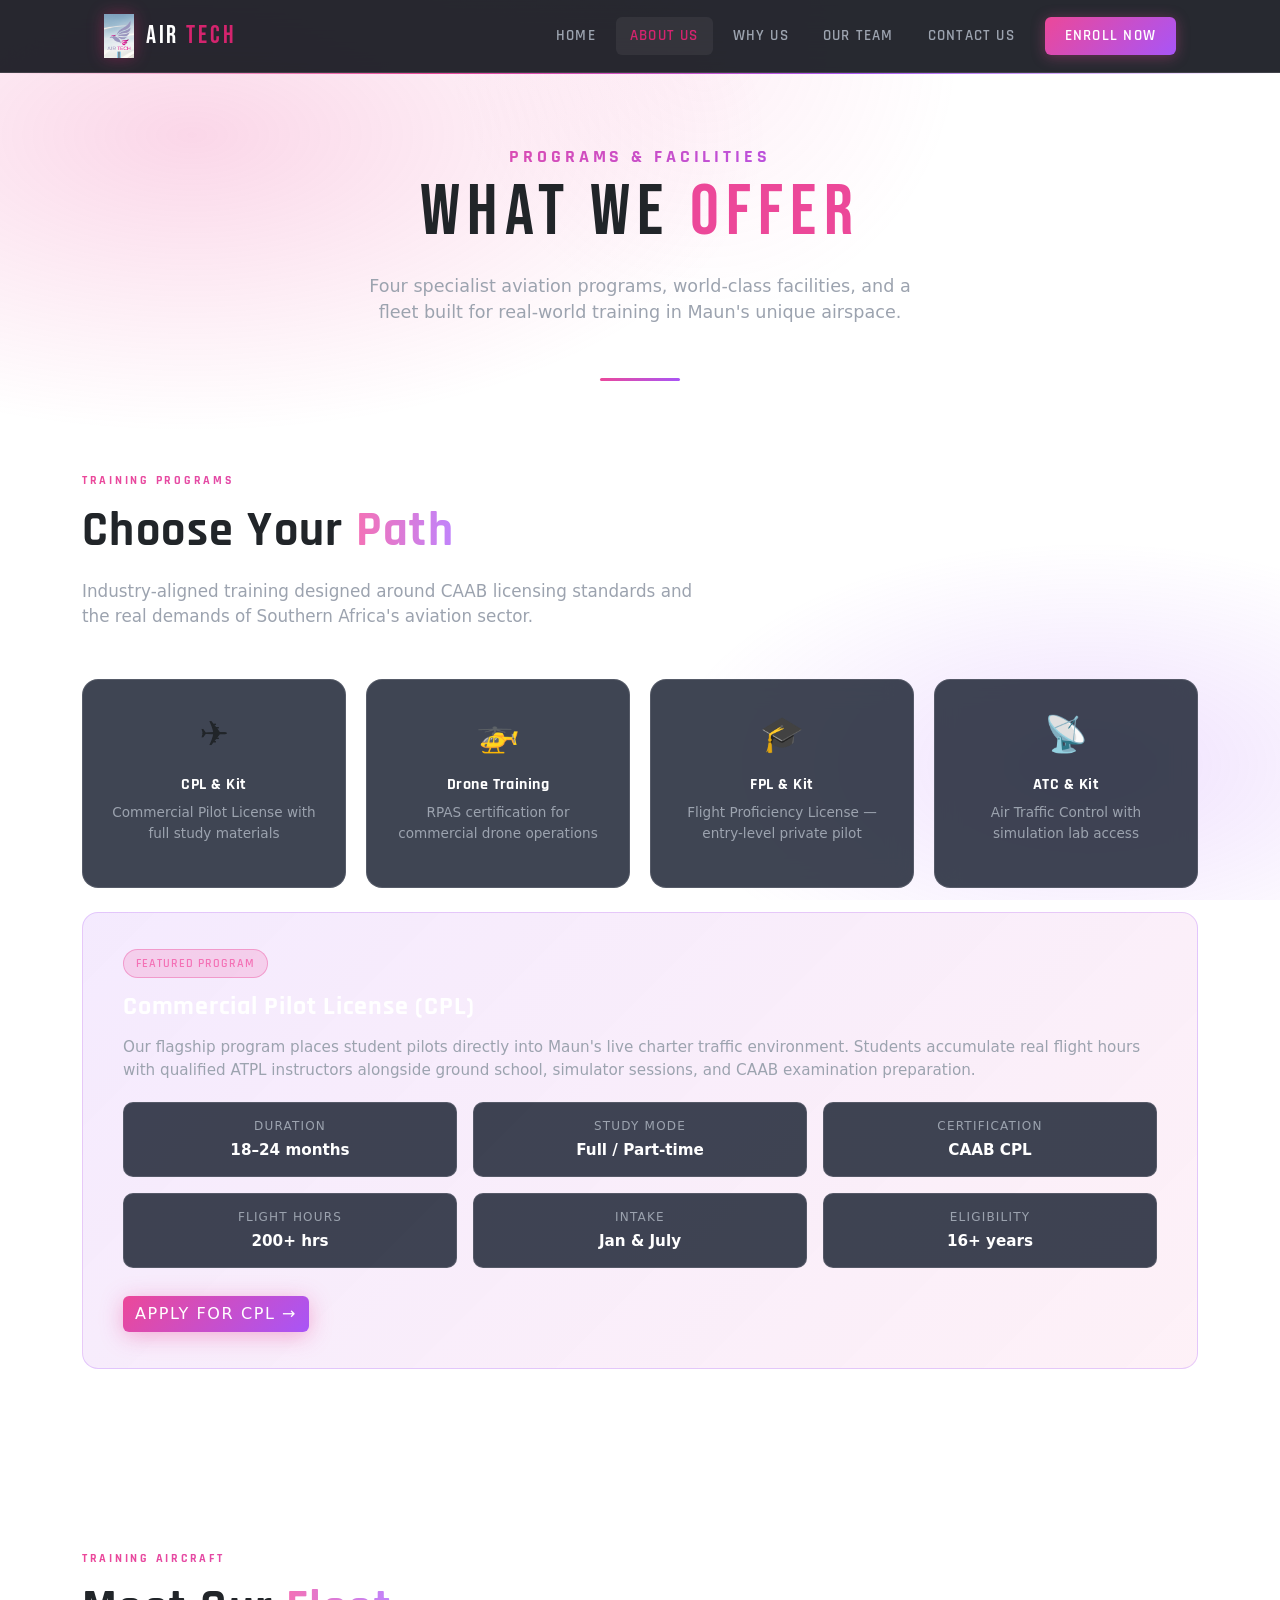
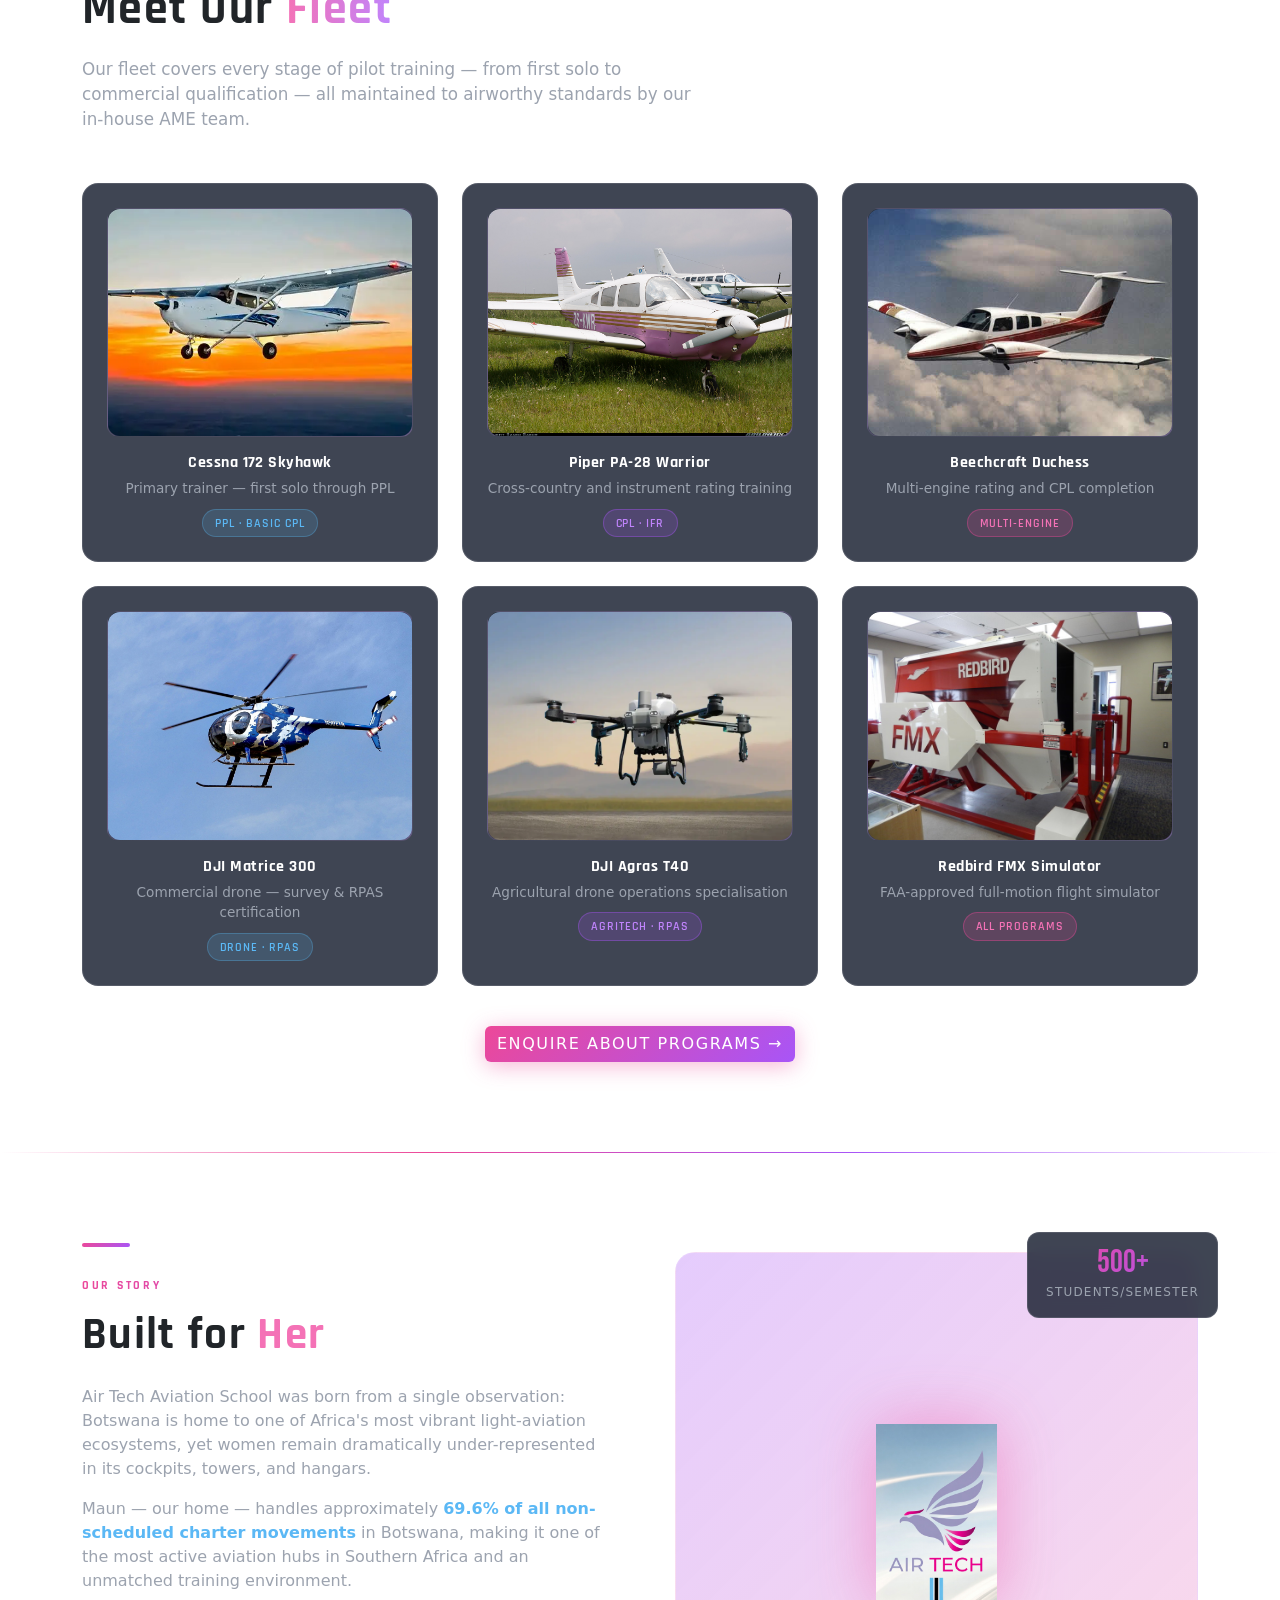
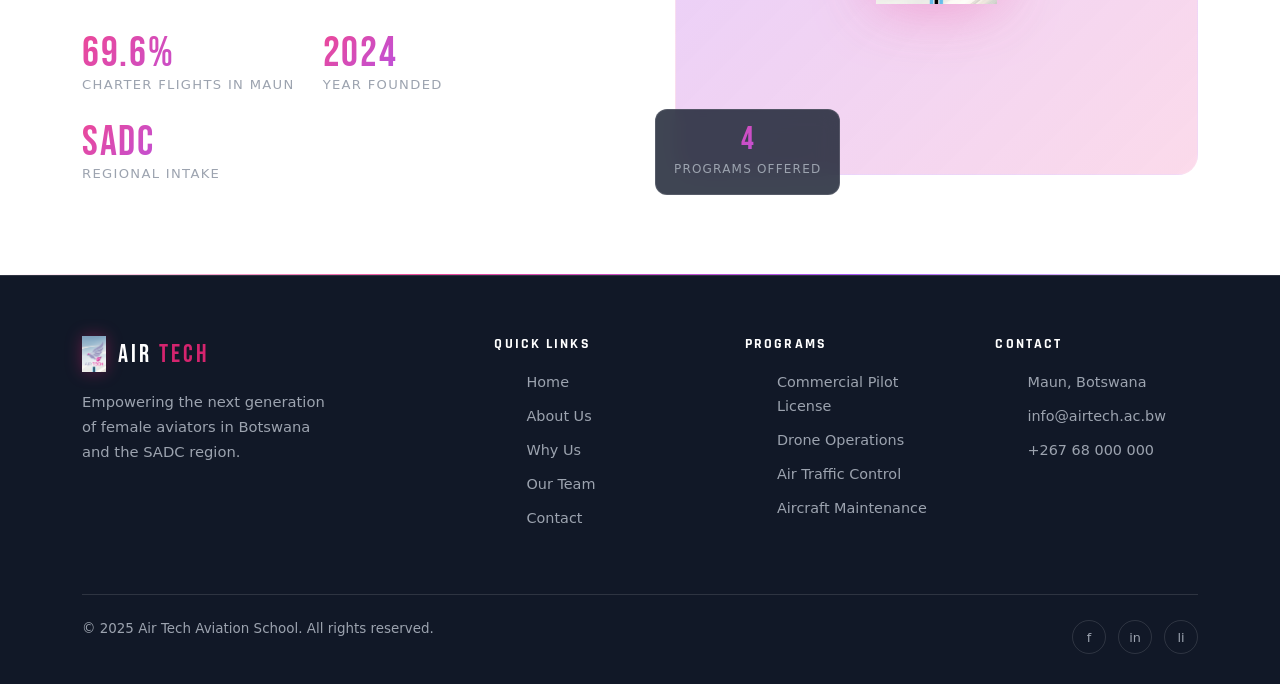
<file: about.html>
<!DOCTYPE html>
<html lang="en">
<head>
  <meta charset="UTF-8">
  <meta name="viewport" content="width=device-width, initial-scale=1.0">
  <title>What We Offer | Air Tech Aviation School</title>
  <link rel="stylesheet" href="css/styles.css">
  <link href="https://cdn.jsdelivr.net/npm/bootstrap@5.3.0/dist/css/bootstrap.min.css" rel="stylesheet">
  <script src="https://cdn.jsdelivr.net/npm/bootstrap@5.3.0/dist/js/bootstrap.bundle.min.js"></script>
  <style>
  
    .training-tabs {
      display: flex;
      gap: 10px;
      flex-wrap: wrap;
      margin-bottom: 32px;
    }
    .tab-btn {
      padding: 10px 22px;
      border-radius: 8px;
      font-family: 'Rajdhani', sans-serif;
      font-weight: 700;
      font-size: 0.88rem;
      letter-spacing: 0.08em;
      text-transform: uppercase;
      border: 2px solid var(--glass-border);
      background: transparent;
      color: var(--text-muted);
      cursor: pointer;
      transition: all 0.3s;
    }
    .tab-btn:hover, .tab-btn.active {
      border-color: var(--grad-pink);
      color: var(--grad-pink);
      background: rgba(236,72,153,0.08);
    }
    .training-boxes {
      display: grid;
      grid-template-columns: repeat(4, 1fr);
      gap: 20px;
      margin-bottom: 24px;
    }
    .training-box {
      padding: 28px 22px;
      text-align: center;
      cursor: pointer;
      transition: all 0.3s;
    }
    .training-box:hover { transform: translateY(-5px); }
    .training-box .t-icon { font-size: 2.2rem; margin-bottom: 14px; }
    .training-box h4 { font-size: 1rem; font-weight: 700; color: var(--white); margin-bottom: 8px; }
    .training-box p { font-size: 0.85rem; color: var(--text-muted); }
    .training-detail {
      background: linear-gradient(135deg, rgba(168,85,247,0.12), rgba(236,72,153,0.08));
      border: 1px solid rgba(168,85,247,0.25);
      border-radius: 16px;
      padding: 36px 40px;
    }
    .training-detail h3 { font-size: 1.6rem; font-weight: 700; margin-bottom: 14px; color: var(--white); }
    .training-detail p { color: var(--text-muted); font-size: 0.95rem; margin-bottom: 20px; }
    .detail-grid { display: grid; grid-template-columns: repeat(3, 1fr); gap: 16px; margin-top: 20px; }
    .detail-pill { background: var(--card-bg); border: 1px solid var(--glass-border); border-radius: 10px; padding: 14px 16px; text-align: center; }
    .detail-pill .dp-label { font-size: 0.75rem; color: var(--text-muted); text-transform: uppercase; letter-spacing: 0.1em; margin-bottom: 4px; }
    .detail-pill .dp-value { font-size: 0.95rem; color: var(--white); font-weight: 600; }


    .accomm-grid {
      display: grid;
      grid-template-columns: repeat(3, 1fr);
      gap: 24px;
      margin-top: 10px;
    }
    .campus-card { position: relative; overflow: hidden; }
    .campus-img {
      width: 100%; aspect-ratio: 1;
      background: linear-gradient(135deg, rgba(168,85,247,0.3), rgba(236,72,153,0.2));
      display: flex; align-items: center; justify-content: center; font-size: 3rem;
    }
    .campus-card-body { padding: 20px 22px; }
    .campus-card h4 { font-size: 1.05rem; font-weight: 700; color: var(--white); margin-bottom: 8px; }
    .campus-card p { color: var(--text-muted); font-size: 0.88rem; }

   
    .fleet-grid {
      display: grid;
      grid-template-columns: repeat(3, 1fr);
      gap: 24px;
    }
    .fleet-card { padding: 24px; text-align: center; }
    .fleet-img {
      width: 100%; aspect-ratio: 4/3; border-radius: 12px;
      background: linear-gradient(135deg, rgba(30,37,53,0.8), rgba(168,85,247,0.2));
      border: 1px solid var(--glass-border);
      display: flex; align-items: center; justify-content: center;
      font-size: 3.5rem; margin-bottom: 16px;
    }
    .fleet-img img {
      width: 100%;
      height: 100%;
      object-fit: cover;
      border-radius: 12px;
      display: block;
    }
    .fleet-card h4 { font-size: 1rem; font-weight: 700; color: var(--white); margin-bottom: 6px; }
    .fleet-card p { font-size: 0.85rem; color: var(--text-muted); margin-bottom: 10px; }

  
    .about-grid { display: grid; grid-template-columns: 1fr 1fr; gap: 70px; align-items: center; }
    .about-img-box {
      width: 100%; aspect-ratio: 1; border-radius: 20px;
      background: linear-gradient(135deg, rgba(168,85,247,0.3), rgba(236,72,153,0.2));
      border: 1px solid var(--glass-border); display: flex; align-items: center; justify-content: center;
    }
    .about-img-box img { height: 180px; filter: drop-shadow(0 0 32px rgba(236,72,153,0.45)); animation: floatLogo 7s ease-in-out infinite; }
    @keyframes floatLogo { 0%, 100% { transform: translateY(0) rotate(-2deg); } 50% { transform: translateY(-16px) rotate(2deg); } }
    .badge-float {
      position: absolute; background: var(--card-bg); border: 1px solid var(--glass-border);
      border-radius: 12px; padding: 14px 18px; backdrop-filter: blur(10px); text-align: center;
    }
    .badge-float.badge-top { top: -20px; right: -20px; }
    .badge-float.badge-bottom { bottom: -20px; left: -20px; }
    .badge-float .num { font-family: 'Bebas Neue', sans-serif; font-size: 2rem; background: var(--grad-full); -webkit-background-clip: text; -webkit-text-fill-color: transparent; background-clip: text; display: block; line-height: 1; }
    .badge-float .lbl { font-size: 0.75rem; color: var(--text-muted); text-transform: uppercase; letter-spacing: 0.1em; }
    .about-visual { position: relative; }

    @media (max-width: 900px) {
      .training-boxes { grid-template-columns: repeat(2, 1fr); }
      .accomm-grid { grid-template-columns: 1fr; }
      .fleet-grid { grid-template-columns: repeat(2, 1fr); }
      .about-grid { grid-template-columns: 1fr; gap: 40px; }
      .badge-float { display: none; }
      .detail-grid { grid-template-columns: 1fr 1fr; }
    }
    @media (max-width: 600px) {
      .training-boxes { grid-template-columns: 1fr; }
      .fleet-grid { grid-template-columns: 1fr; }
    }
  </style>
</head>
<body>

  <div class="page-hero">
    <div class="container">
      <p class="section-label">Programs &amp; Facilities</p>
      <h1>What We <span style="color:var(--grad-pink)">Offer</span></h1>
      <p>Four specialist aviation programs, world-class facilities, and a fleet built for real-world training in Maun's unique airspace.</p>
    </div>
  </div>

  <!-- ══ Training ══ -->
  <section class="section">
    <div class="container">
      <p class="section-label">Training Programs</p>
      <h2 class="section-title">Choose Your <span>Path</span></h2>
      <p class="section-desc">Industry-aligned training designed around CAAB licensing standards and the real demands of Southern Africa's aviation sector.</p>

      <div class="training-boxes">
        <div class="glass-card training-box">
          <div class="t-icon">✈️</div>
          <h4>CPL & Kit</h4>
          <p>Commercial Pilot License with full study materials</p>
        </div>
        <div class="glass-card training-box">
          <div class="t-icon">🚁</div>
          <h4>Drone Training</h4>
          <p>RPAS certification for commercial drone operations</p>
        </div>
        <div class="glass-card training-box">
          <div class="t-icon">🎓</div>
          <h4>FPL & Kit</h4>
          <p>Flight Proficiency License — entry-level private pilot</p>
        </div>
        <div class="glass-card training-box">
          <div class="t-icon">📡</div>
          <h4>ATC & Kit</h4>
          <p>Air Traffic Control with simulation lab access</p>
        </div>
      </div>

      <!-- CPL Detail Panel -->
      <div class="training-detail">
        <span class="tag tag-magenta" style="margin-bottom:14px;display:inline-block;">Featured Program</span>
        <h3>Commercial Pilot License (CPL)</h3>
        <p>Our flagship program places student pilots directly into Maun's live charter traffic environment. Students accumulate real flight hours with qualified ATPL instructors alongside ground school, simulator sessions, and CAAB examination preparation.</p>
        <div class="detail-grid">
          <div class="detail-pill"><div class="dp-label">Duration</div><div class="dp-value">18–24 months</div></div>
          <div class="detail-pill"><div class="dp-label">Study Mode</div><div class="dp-value">Full / Part-time</div></div>
          <div class="detail-pill"><div class="dp-label">Certification</div><div class="dp-value">CAAB CPL</div></div>
          <div class="detail-pill"><div class="dp-label">Flight Hours</div><div class="dp-value">200+ hrs</div></div>
          <div class="detail-pill"><div class="dp-label">Intake</div><div class="dp-value">Jan &amp; July</div></div>
          <div class="detail-pill"><div class="dp-label">Eligibility</div><div class="dp-value">16+ years</div></div>
        </div>
        <div style="margin-top:28px;">
          <a href="contact.html" class="btn btn-primary">Apply for CPL →</a>
        </div>
      </div>
    </div>
  </section>

  <section class="section">
    <div class="container">
      <p class="section-label">Training Aircraft</p>
      <h2 class="section-title">Meet Our <span>Fleet</span></h2>
      <p class="section-desc">Our fleet covers every stage of pilot training — from first solo to commercial qualification — all maintained to airworthy standards by our in-house AME team.</p>

      <div class="fleet-grid">
        <div class="glass-card fleet-card">
          <div class="fleet-img"><img src="images/Cessna Skyhawk.webp" alt="Cessna 172 Skyhawk"></div>
          <h4>Cessna 172 Skyhawk</h4>
          <p>Primary trainer — first solo through PPL</p>
          <span class="tag tag-sky">PPL · Basic CPL</span>
        </div>
        <div class="glass-card fleet-card">
          <div class="fleet-img"><img src="images/Piper PA-28-161.jpg" alt="Piper PA-28 Warrior"></div>
          <h4>Piper PA-28 Warrior</h4>
          <p>Cross-country and instrument rating training</p>
          <span class="tag tag-purple">CPL · IFR</span>
        </div>
        <div class="glass-card fleet-card">
          <div class="fleet-img"><img src="images/Beechcraft Duchess.jpg" alt="Beechcraft Duchess"></div>
          <h4>Beechcraft Duchess</h4>
          <p>Multi-engine rating and CPL completion</p>
          <span class="tag tag-magenta">Multi-Engine</span>
        </div>
        <div class="glass-card fleet-card">
          <div class="fleet-img"><img src="images/DJI Matrice.jpg" alt="DJI Matrice 300"></div>
          <h4>DJI Matrice 300</h4>
          <p>Commercial drone — survey &amp; RPAS certification</p>
          <span class="tag tag-sky">Drone · RPAS</span>
        </div>
        <div class="glass-card fleet-card">
          <div class="fleet-img"><img src="images/dji Agras T25.png" alt="DJI Agras T25"></div>
          <h4>DJI Agras T40</h4>
          <p>Agricultural drone operations specialisation</p>
          <span class="tag tag-purple">AgriTech · RPAS</span>
        </div>
        <div class="glass-card fleet-card">
          <div class="fleet-img"><img src="images/Red bird Simulator.jpg" alt="Redbird FMX Simulator"></div>
          <h4>Redbird FMX Simulator</h4>
          <p>FAA-approved full-motion flight simulator</p>
          <span class="tag tag-magenta">All Programs</span>
        </div>
      </div>

 <div style="text-align:center;margin-top:40px;">
        <a href="contact.html" class="btn btn-primary">Enquire About Programs →</a>
      </div>
    </div>
  </section>

  <div class="divider"></div>


  <section class="section">
    <div class="container">
      <div class="about-grid">
        <div>
          <div class="accent-bar"></div>
          <p class="section-label">Our Story</p>
          <h2 style="font-size:clamp(2rem,3.5vw,2.8rem);font-weight:700;margin-bottom:22px;">Built for <span style="color:var(--grad-pink-light)">Her</span></h2>
          <p style="color:var(--text-muted);margin-bottom:16px;font-size:1rem;">Air Tech Aviation School was born from a single observation: Botswana is home to one of Africa's most vibrant light-aviation ecosystems, yet women remain dramatically under-represented in its cockpits, towers, and hangars.</p>
          <p style="color:var(--text-muted);margin-bottom:16px;font-size:1rem;">Maun — our home — handles approximately <strong style="color:var(--sky-blue)">69.6% of all non-scheduled charter movements</strong> in Botswana, making it one of the most active aviation hubs in Southern Africa and an unmatched training environment.</p>
          <div class="stat-row">
            <div class="stat-item"><div class="stat-num">69.6%</div><div class="stat-label">Charter Flights in Maun</div></div>
            <div class="stat-item"><div class="stat-num">2024</div><div class="stat-label">Year Founded</div></div>
            <div class="stat-item"><div class="stat-num">SADC</div><div class="stat-label">Regional Intake</div></div>
          </div>
        </div>
        <div class="about-visual">
          <div class="about-img-box">
            <img src="images/1PSSH.jpg" alt="Air Tech Aviation School">
          </div>
          <div class="badge-float badge-top">
            <span class="num">500+</span>
            <span class="lbl">Students/Semester</span>
          </div>
          <div class="badge-float badge-bottom">
            <span class="num">4</span>
            <span class="lbl">Programs Offered</span>
          </div>
        </div>
      </div>
    </div>

  </section>
  <script src="js/shared-nav.js"></script>
</body>
</html>
</file>
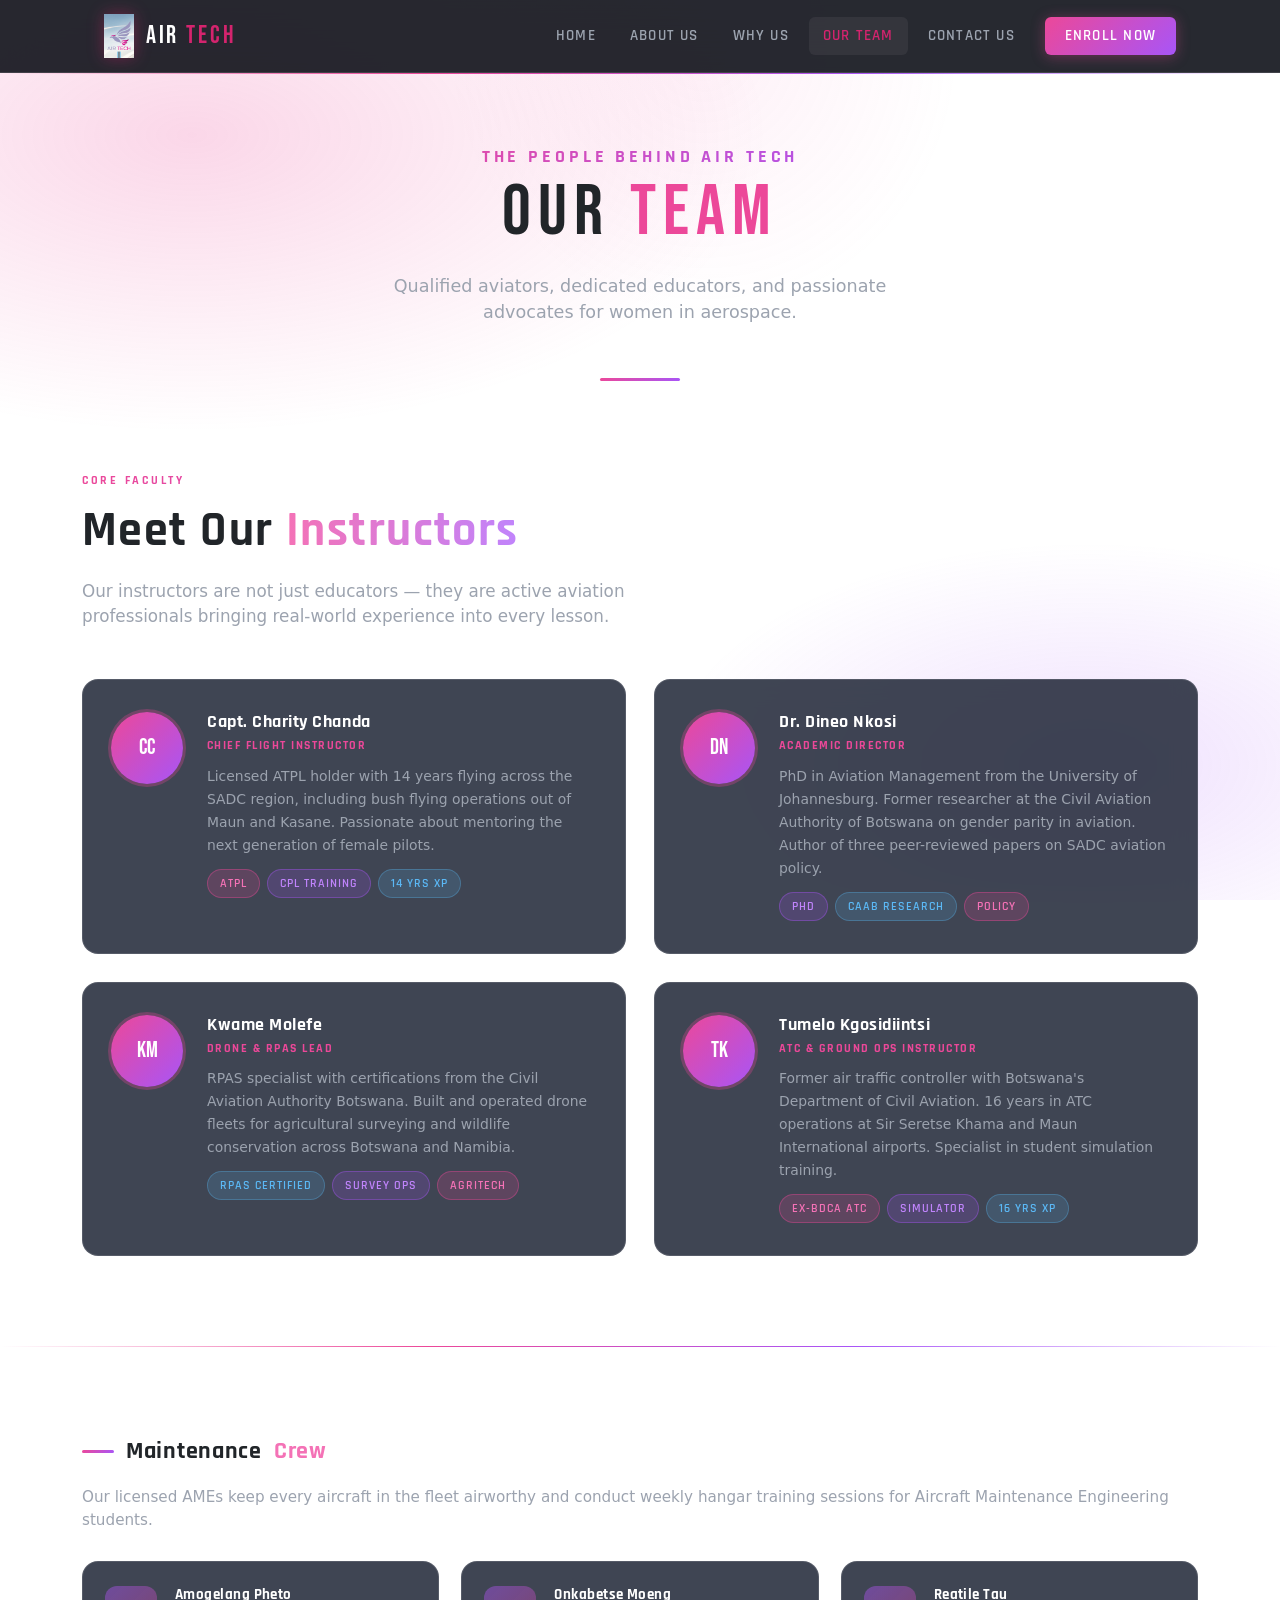
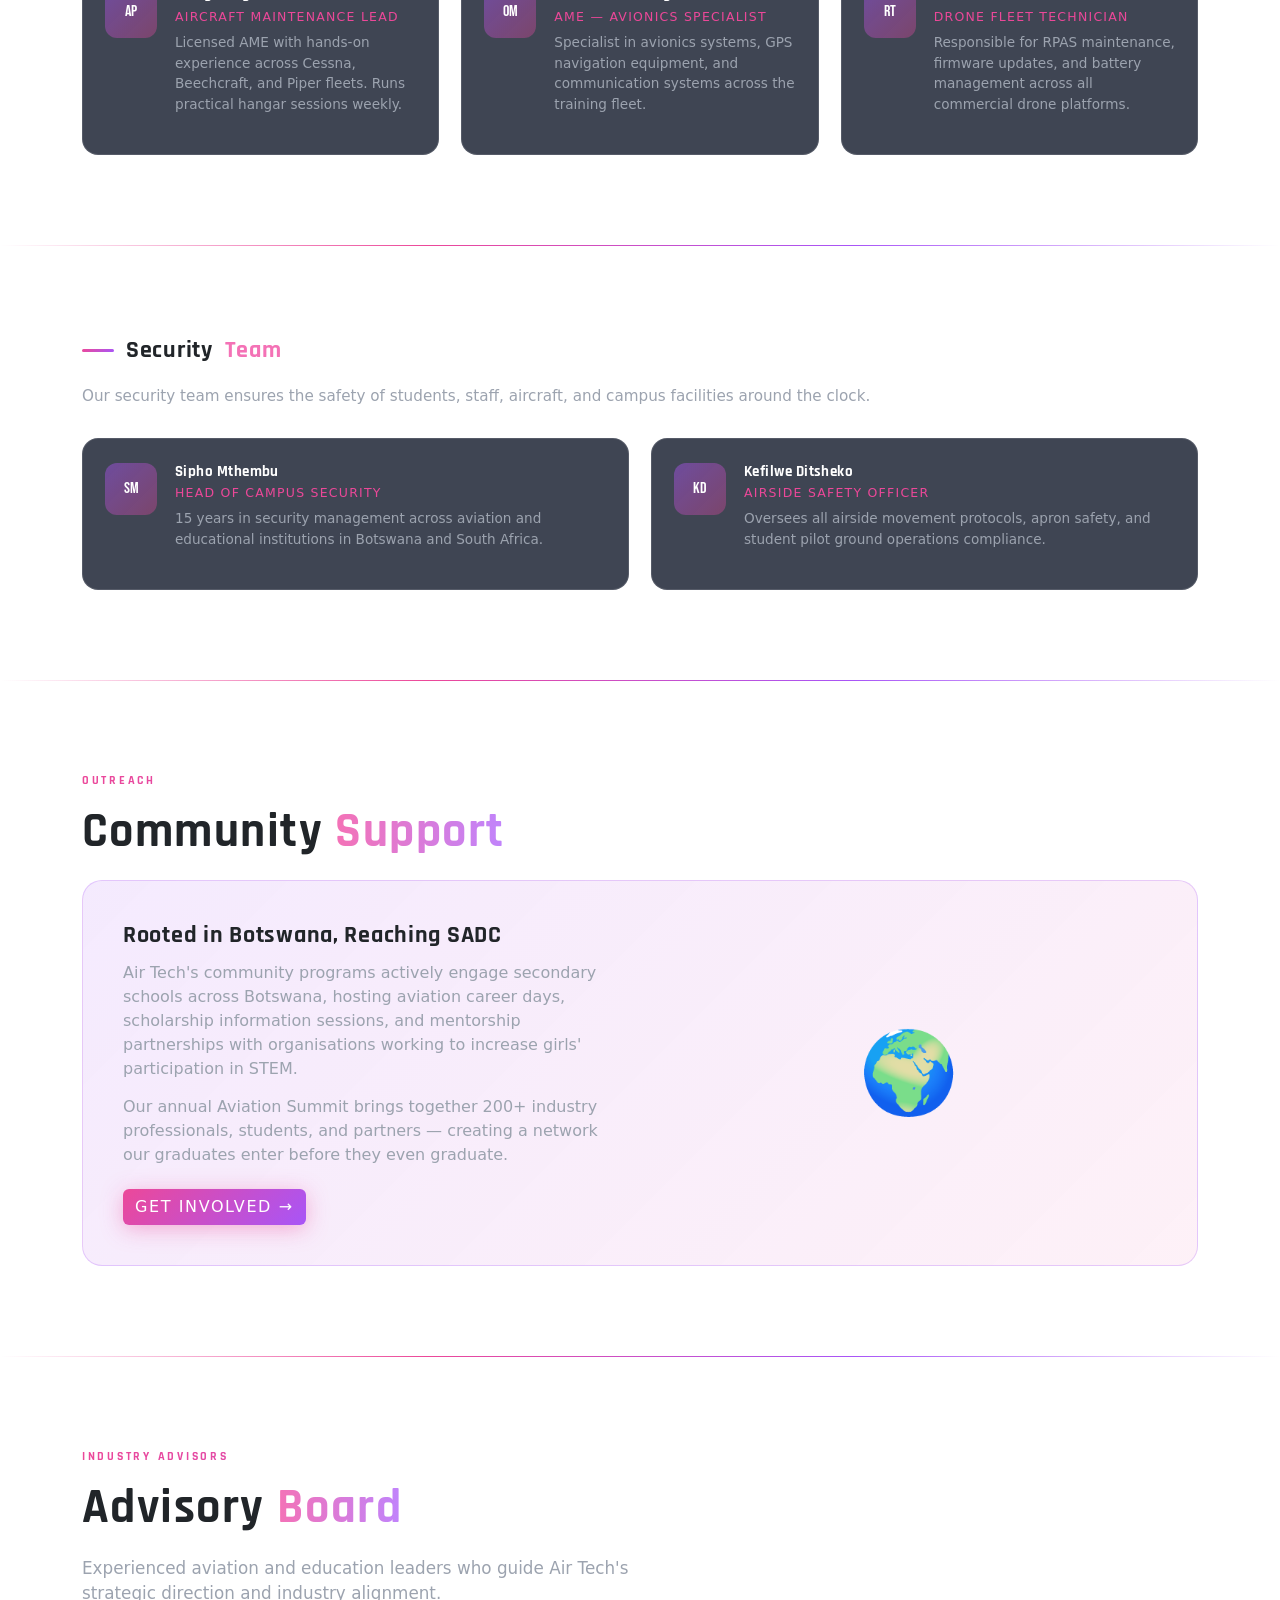
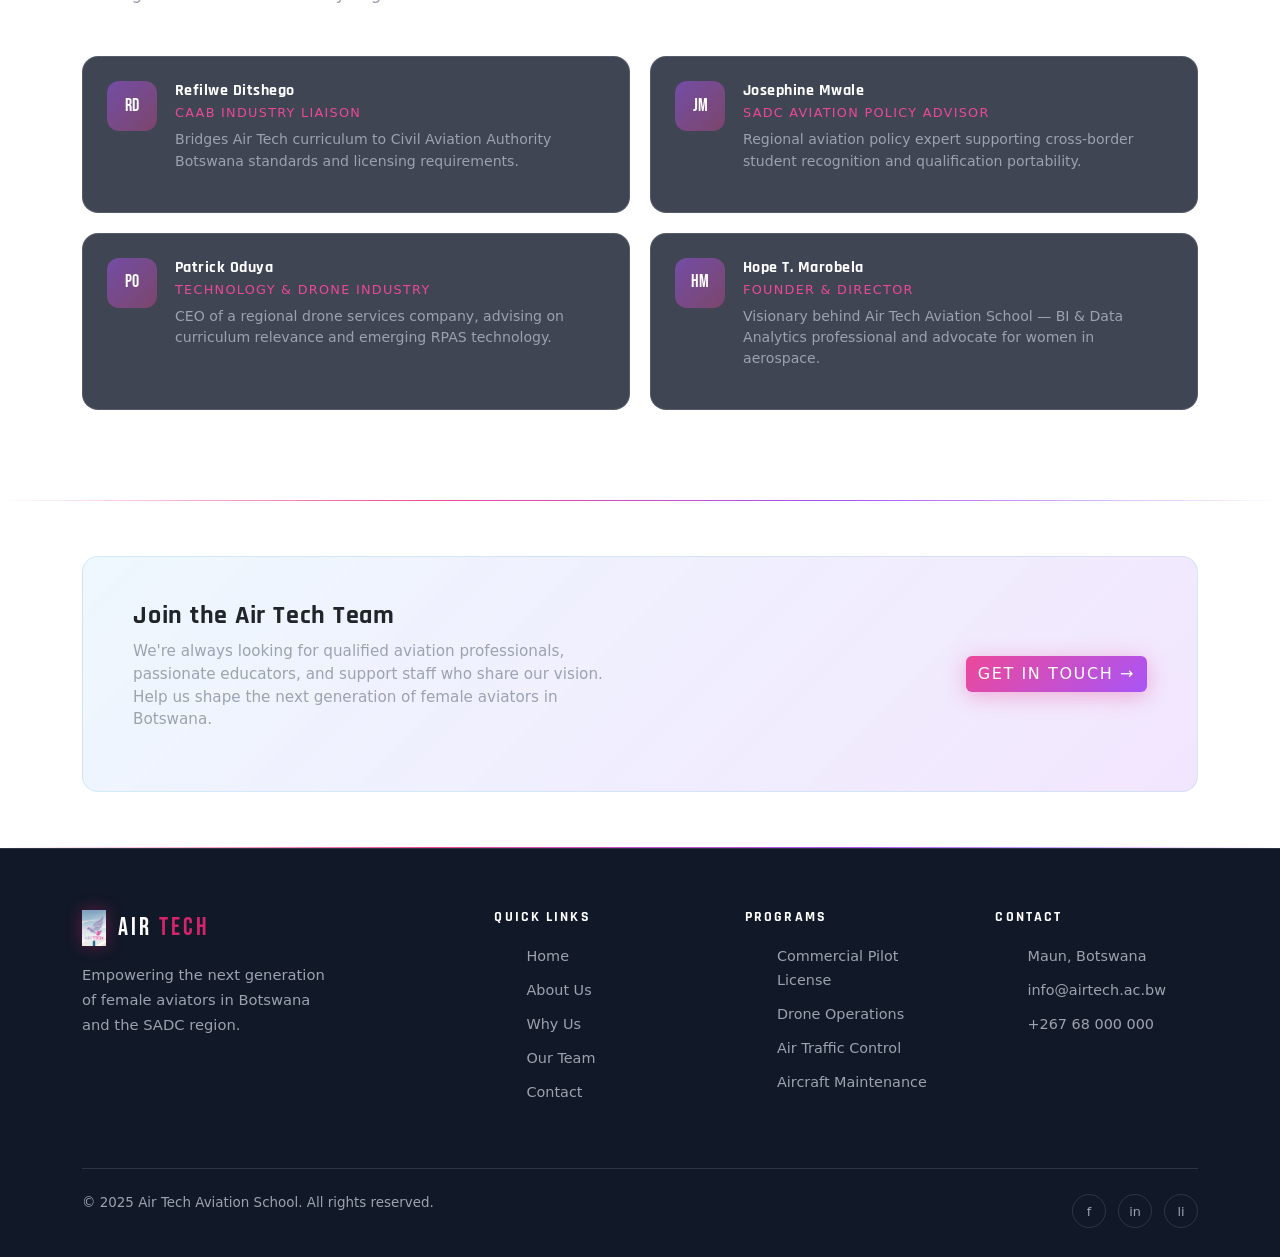
<file: team.html>
<!DOCTYPE html>
<html lang="en">
<head>
  <meta charset="UTF-8">
  <meta name="viewport" content="width=device-width, initial-scale=1.0">
  <title>Our Team | Air Tech Aviation School</title>
  <link rel="stylesheet" href="css/styles.css">
  <link href="https://cdn.jsdelivr.net/npm/bootstrap@5.3.0/dist/css/bootstrap.min.css" rel="stylesheet">
  <script src="https://cdn.jsdelivr.net/npm/bootstrap@5.3.0/dist/js/bootstrap.bundle.min.js"></script>
  <style>
    
    .instructors-grid {
      display: grid;
      grid-template-columns: repeat(2, 1fr);
      gap: 28px;
    }
    .instructor-card {
      display: flex;
      gap: 24px;
      align-items: flex-start;
      padding: 32px 28px;
      position: relative;
      overflow: hidden;
    }
    .instructor-card::before {
      content: '';
      position: absolute; top: 0; left: 0; right: 0; height: 3px;
      background: var(--grad-full);
      transform: scaleX(0); transform-origin: left; transition: transform 0.4s;
    }
    .instructor-card:hover::before { transform: scaleX(1); }
    .inst-avatar {
      flex-shrink: 0;
      width: 72px; height: 72px; border-radius: 50%;
      background: var(--grad-full);
      display: flex; align-items: center; justify-content: center;
      font-family: 'Bebas Neue', sans-serif; font-size: 1.4rem; color: white;
      box-shadow: 0 0 0 3px rgba(236,72,153,0.3);
    }
    .inst-info h3 { font-size: 1.1rem; font-weight: 700; color: var(--white); margin-bottom: 3px; }
    .inst-role { font-family: 'Rajdhani', sans-serif; font-size: 0.78rem; font-weight: 700; letter-spacing: 0.12em; text-transform: uppercase; color: var(--grad-pink); margin-bottom: 10px; }
    .inst-bio { color: var(--text-muted); font-size: 0.87rem; line-height: 1.65; margin-bottom: 12px; }
    .inst-tags { display: flex; flex-wrap: wrap; gap: 7px; }

    
    .staff-section-title {
      font-size: 1.5rem; font-weight: 700; margin-bottom: 20px;
      display: flex; align-items: center; gap: 12px;
    }
    .staff-section-title::before {
      content: '';
      display: block; width: 32px; height: 3px;
      background: var(--grad-full); border-radius: 2px; flex-shrink: 0;
    }

    .staff-cards-row {
      display: grid;
      grid-template-columns: repeat(auto-fit, minmax(280px, 1fr));
      gap: 22px;
    }
    .staff-card {
      display: flex; gap: 18px; align-items: flex-start; padding: 24px 22px;
    }
    .staff-avatar {
      flex-shrink: 0; width: 52px; height: 52px; border-radius: 12px;
      background: linear-gradient(135deg, rgba(168,85,247,0.45), rgba(236,72,153,0.35));
      display: flex; align-items: center; justify-content: center;
      font-family: 'Bebas Neue', sans-serif; font-size: 1rem; color: white;
    }
    .staff-info h4 { font-size: 0.95rem; font-weight: 700; color: var(--white); margin-bottom: 3px; }
    .staff-info .staff-role { font-size: 0.78rem; color: var(--grad-pink); text-transform: uppercase; letter-spacing: 0.1em; margin-bottom: 6px; }
    .staff-info p { font-size: 0.85rem; color: var(--text-muted); }

  
    .community-card {
      background: linear-gradient(135deg, rgba(168,85,247,0.12), rgba(236,72,153,0.08));
      border: 1px solid rgba(168,85,247,0.25);
      border-radius: 20px; padding: 40px;
      display: grid; grid-template-columns: 1fr 1fr; gap: 40px; align-items: center;
    }
    .community-icon { font-size: 5rem; text-align: center; }
    .community-card h3 { font-size: 1.5rem; font-weight: 700; margin-bottom: 12px; }
    .community-card p { color: var(--text-muted); margin-bottom: 14px; }

    
    .board-list {
      display: grid; grid-template-columns: repeat(2, 1fr); gap: 20px;
    }
    .board-item {
      display: flex; gap: 18px; align-items: flex-start; padding: 24px;
    }
    .board-avatar {
      flex-shrink: 0; width: 50px; height: 50px; border-radius: 12px;
      background: linear-gradient(135deg, rgba(168,85,247,0.5), rgba(236,72,153,0.35));
      display: flex; align-items: center; justify-content: center;
      font-family: 'Bebas Neue', sans-serif; font-size: 1.1rem; color: white;
    }
    .board-info h4 { font-size: 1rem; font-weight: 700; margin-bottom: 3px; color: var(--white); }
    .board-info .role { font-size: 0.8rem; color: var(--grad-pink); text-transform: uppercase; letter-spacing: 0.1em; margin-bottom: 7px; }
    .board-info p { font-size: 0.88rem; color: var(--text-muted); }

    
    .hiring-strip {
      background: linear-gradient(135deg, rgba(91,184,245,0.1), rgba(168,85,247,0.15));
      border: 1px solid rgba(91,184,245,0.2);
      border-radius: 16px; padding: 44px 50px;
      display: flex; align-items: center; justify-content: space-between; gap: 30px; flex-wrap: wrap;
    }
    .hiring-strip h3 { font-size: 1.6rem; font-weight: 700; margin-bottom: 8px; }
    .hiring-strip p { color: var(--text-muted); font-size: 0.95rem; max-width: 480px; }

    @media (max-width: 900px) {
      .instructors-grid { grid-template-columns: 1fr; }
      .board-list { grid-template-columns: 1fr; }
      .community-card { grid-template-columns: 1fr; }
      .instructor-card { flex-direction: column; }
    }
  </style>
</head>
<body>

  <div class="page-hero">
    <div class="container">
      <p class="section-label">The People Behind Air Tech</p>
      <h1>Our <span style="color:var(--grad-pink)">Team</span></h1>
      <p>Qualified aviators, dedicated educators, and passionate advocates for women in aerospace.</p>
    </div>
  </div>

  <!-- ══ Instructors ══ -->
  <section class="section">
    <div class="container">
      <p class="section-label">Core Faculty</p>
      <h2 class="section-title">Meet Our <span>Instructors</span></h2>
      <p class="section-desc">Our instructors are not just educators — they are active aviation professionals bringing real-world experience into every lesson.</p>

      <div class="instructors-grid">
        <div class="glass-card instructor-card">
          <div class="inst-avatar">CC</div>
          <div class="inst-info">
            <h3>Capt. Charity Chanda</h3>
            <div class="inst-role">Chief Flight Instructor</div>
            <p class="inst-bio">Licensed ATPL holder with 14 years flying across the SADC region, including bush flying operations out of Maun and Kasane. Passionate about mentoring the next generation of female pilots.</p>
            <div class="inst-tags">
              <span class="tag tag-magenta">ATPL</span>
              <span class="tag tag-purple">CPL Training</span>
              <span class="tag tag-sky">14 Yrs XP</span>
            </div>
          </div>
        </div>

        <div class="glass-card instructor-card">
          <div class="inst-avatar">DN</div>
          <div class="inst-info">
            <h3>Dr. Dineo Nkosi</h3>
            <div class="inst-role">Academic Director</div>
            <p class="inst-bio">PhD in Aviation Management from the University of Johannesburg. Former researcher at the Civil Aviation Authority of Botswana on gender parity in aviation. Author of three peer-reviewed papers on SADC aviation policy.</p>
            <div class="inst-tags">
              <span class="tag tag-purple">PhD</span>
              <span class="tag tag-sky">CAAB Research</span>
              <span class="tag tag-magenta">Policy</span>
            </div>
          </div>
        </div>

        <div class="glass-card instructor-card">
          <div class="inst-avatar">KM</div>
          <div class="inst-info">
            <h3>Kwame Molefe</h3>
            <div class="inst-role">Drone &amp; RPAS Lead</div>
            <p class="inst-bio">RPAS specialist with certifications from the Civil Aviation Authority Botswana. Built and operated drone fleets for agricultural surveying and wildlife conservation across Botswana and Namibia.</p>
            <div class="inst-tags">
              <span class="tag tag-sky">RPAS Certified</span>
              <span class="tag tag-purple">Survey Ops</span>
              <span class="tag tag-magenta">AgriTech</span>
            </div>
          </div>
        </div>

        <div class="glass-card instructor-card">
          <div class="inst-avatar">TK</div>
          <div class="inst-info">
            <h3>Tumelo Kgosidiintsi</h3>
            <div class="inst-role">ATC &amp; Ground Ops Instructor</div>
            <p class="inst-bio">Former air traffic controller with Botswana's Department of Civil Aviation. 16 years in ATC operations at Sir Seretse Khama and Maun International airports. Specialist in student simulation training.</p>
            <div class="inst-tags">
              <span class="tag tag-magenta">Ex-BDCA ATC</span>
              <span class="tag tag-purple">Simulator</span>
              <span class="tag tag-sky">16 Yrs XP</span>
            </div>
          </div>
        </div>
      </div>
    </div>
  </section>

  <div class="divider"></div>

  <!-- ══ Maintenance Crew ══ -->
  <section class="section">
    <div class="container">
      <h2 class="staff-section-title">Maintenance <span style="color:var(--grad-pink-light)">Crew</span></h2>
      <p style="color:var(--text-muted);margin-bottom:30px;font-size:0.95rem;">Our licensed AMEs keep every aircraft in the fleet airworthy and conduct weekly hangar training sessions for Aircraft Maintenance Engineering students.</p>
      <div class="staff-cards-row">
        <div class="glass-card staff-card">
          <div class="staff-avatar">AP</div>
          <div class="staff-info">
            <h4>Amogelang Pheto</h4>
            <div class="staff-role">Aircraft Maintenance Lead</div>
            <p>Licensed AME with hands-on experience across Cessna, Beechcraft, and Piper fleets. Runs practical hangar sessions weekly.</p>
          </div>
        </div>
        <div class="glass-card staff-card">
          <div class="staff-avatar">OM</div>
          <div class="staff-info">
            <h4>Onkabetse Moeng</h4>
            <div class="staff-role">AME — Avionics Specialist</div>
            <p>Specialist in avionics systems, GPS navigation equipment, and communication systems across the training fleet.</p>
          </div>
        </div>
        <div class="glass-card staff-card">
          <div class="staff-avatar">RT</div>
          <div class="staff-info">
            <h4>Reatile Tau</h4>
            <div class="staff-role">Drone Fleet Technician</div>
            <p>Responsible for RPAS maintenance, firmware updates, and battery management across all commercial drone platforms.</p>
          </div>
        </div>
      </div>
    </div>
  </section>

  <div class="divider"></div>

  <!-- ══ Security Team ══ -->
  <section class="section">
    <div class="container">
      <h2 class="staff-section-title">Security <span style="color:var(--grad-pink-light)">Team</span></h2>
      <p style="color:var(--text-muted);margin-bottom:30px;font-size:0.95rem;">Our security team ensures the safety of students, staff, aircraft, and campus facilities around the clock.</p>
      <div class="staff-cards-row">
        <div class="glass-card staff-card">
          <div class="staff-avatar">SM</div>
          <div class="staff-info">
            <h4>Sipho Mthembu</h4>
            <div class="staff-role">Head of Campus Security</div>
            <p>15 years in security management across aviation and educational institutions in Botswana and South Africa.</p>
          </div>
        </div>
        <div class="glass-card staff-card">
          <div class="staff-avatar">KD</div>
          <div class="staff-info">
            <h4>Kefilwe Ditsheko</h4>
            <div class="staff-role">Airside Safety Officer</div>
            <p>Oversees all airside movement protocols, apron safety, and student pilot ground operations compliance.</p>
          </div>
        </div>
      </div>
    </div>
  </section>

  <div class="divider"></div>

  <!-- ══ Community Support ══ -->
  <section class="section">
    <div class="container">
      <p class="section-label">Outreach</p>
      <h2 class="section-title">Community <span>Support</span></h2>
      <div class="community-card">
        <div>
          <h3>Rooted in Botswana, Reaching SADC</h3>
          <p>Air Tech's community programs actively engage secondary schools across Botswana, hosting aviation career days, scholarship information sessions, and mentorship partnerships with organisations working to increase girls' participation in STEM.</p>
          <p>Our annual Aviation Summit brings together 200+ industry professionals, students, and partners — creating a network our graduates enter before they even graduate.</p>
          <a href="contact.html" class="btn btn-primary" style="margin-top:8px;">Get Involved →</a>
        </div>
        <div class="community-icon">🌍</div>
      </div>
    </div>
  </section>

  <div class="divider"></div>

  <!-- ══ Advisory Board ══ -->
  <section class="section">
    <div class="container">
      <p class="section-label">Industry Advisors</p>
      <h2 class="section-title">Advisory <span>Board</span></h2>
      <p class="section-desc">Experienced aviation and education leaders who guide Air Tech's strategic direction and industry alignment.</p>
      <div class="board-list">
        <div class="glass-card board-item">
          <div class="board-avatar">RD</div>
          <div class="board-info">
            <h4>Refilwe Ditshego</h4>
            <div class="role">CAAB Industry Liaison</div>
            <p>Bridges Air Tech curriculum to Civil Aviation Authority Botswana standards and licensing requirements.</p>
          </div>
        </div>
        <div class="glass-card board-item">
          <div class="board-avatar">JM</div>
          <div class="board-info">
            <h4>Josephine Mwale</h4>
            <div class="role">SADC Aviation Policy Advisor</div>
            <p>Regional aviation policy expert supporting cross-border student recognition and qualification portability.</p>
          </div>
        </div>
        <div class="glass-card board-item">
          <div class="board-avatar">PO</div>
          <div class="board-info">
            <h4>Patrick Oduya</h4>
            <div class="role">Technology &amp; Drone Industry</div>
            <p>CEO of a regional drone services company, advising on curriculum relevance and emerging RPAS technology.</p>
          </div>
        </div>
        <div class="glass-card board-item">
          <div class="board-avatar">HM</div>
          <div class="board-info">
            <h4>Hope T. Marobela</h4>
            <div class="role">Founder &amp; Director</div>
            <p>Visionary behind Air Tech Aviation School — BI &amp; Data Analytics professional and advocate for women in aerospace.</p>
          </div>
        </div>
      </div>
    </div>
  </section>

  <div class="divider"></div>


  <section class="section-sm">
    <div class="container">
      <div class="hiring-strip">
        <div>
          <h3>Join the Air Tech Team</h3>
          <p>We're always looking for qualified aviation professionals, passionate educators, and support staff who share our vision. Help us shape the next generation of female aviators in Botswana.</p>
        </div>
        <a href="contact.html" class="btn btn-primary">Get in Touch →</a>
      </div>
    </div>
  </section>
  <script src="js/shared-nav.js"></script>
</body>
</html>
</file>
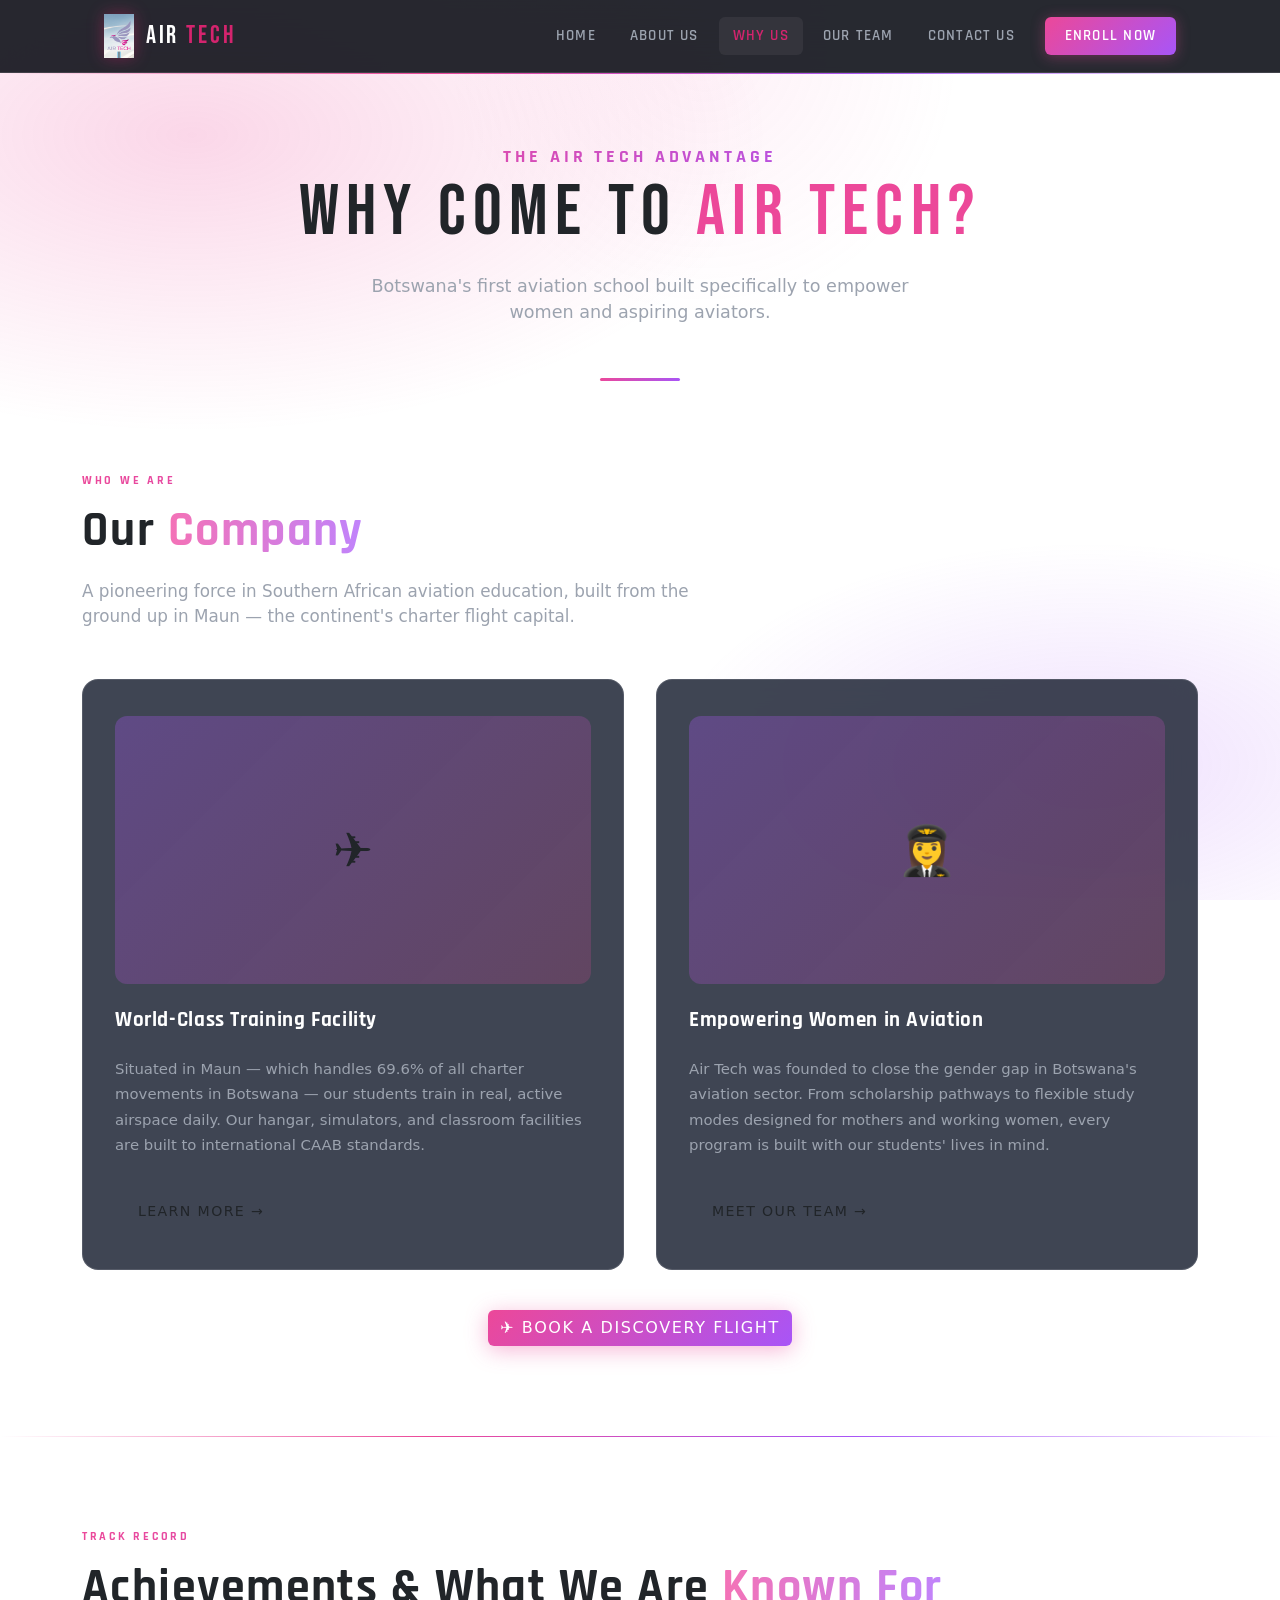
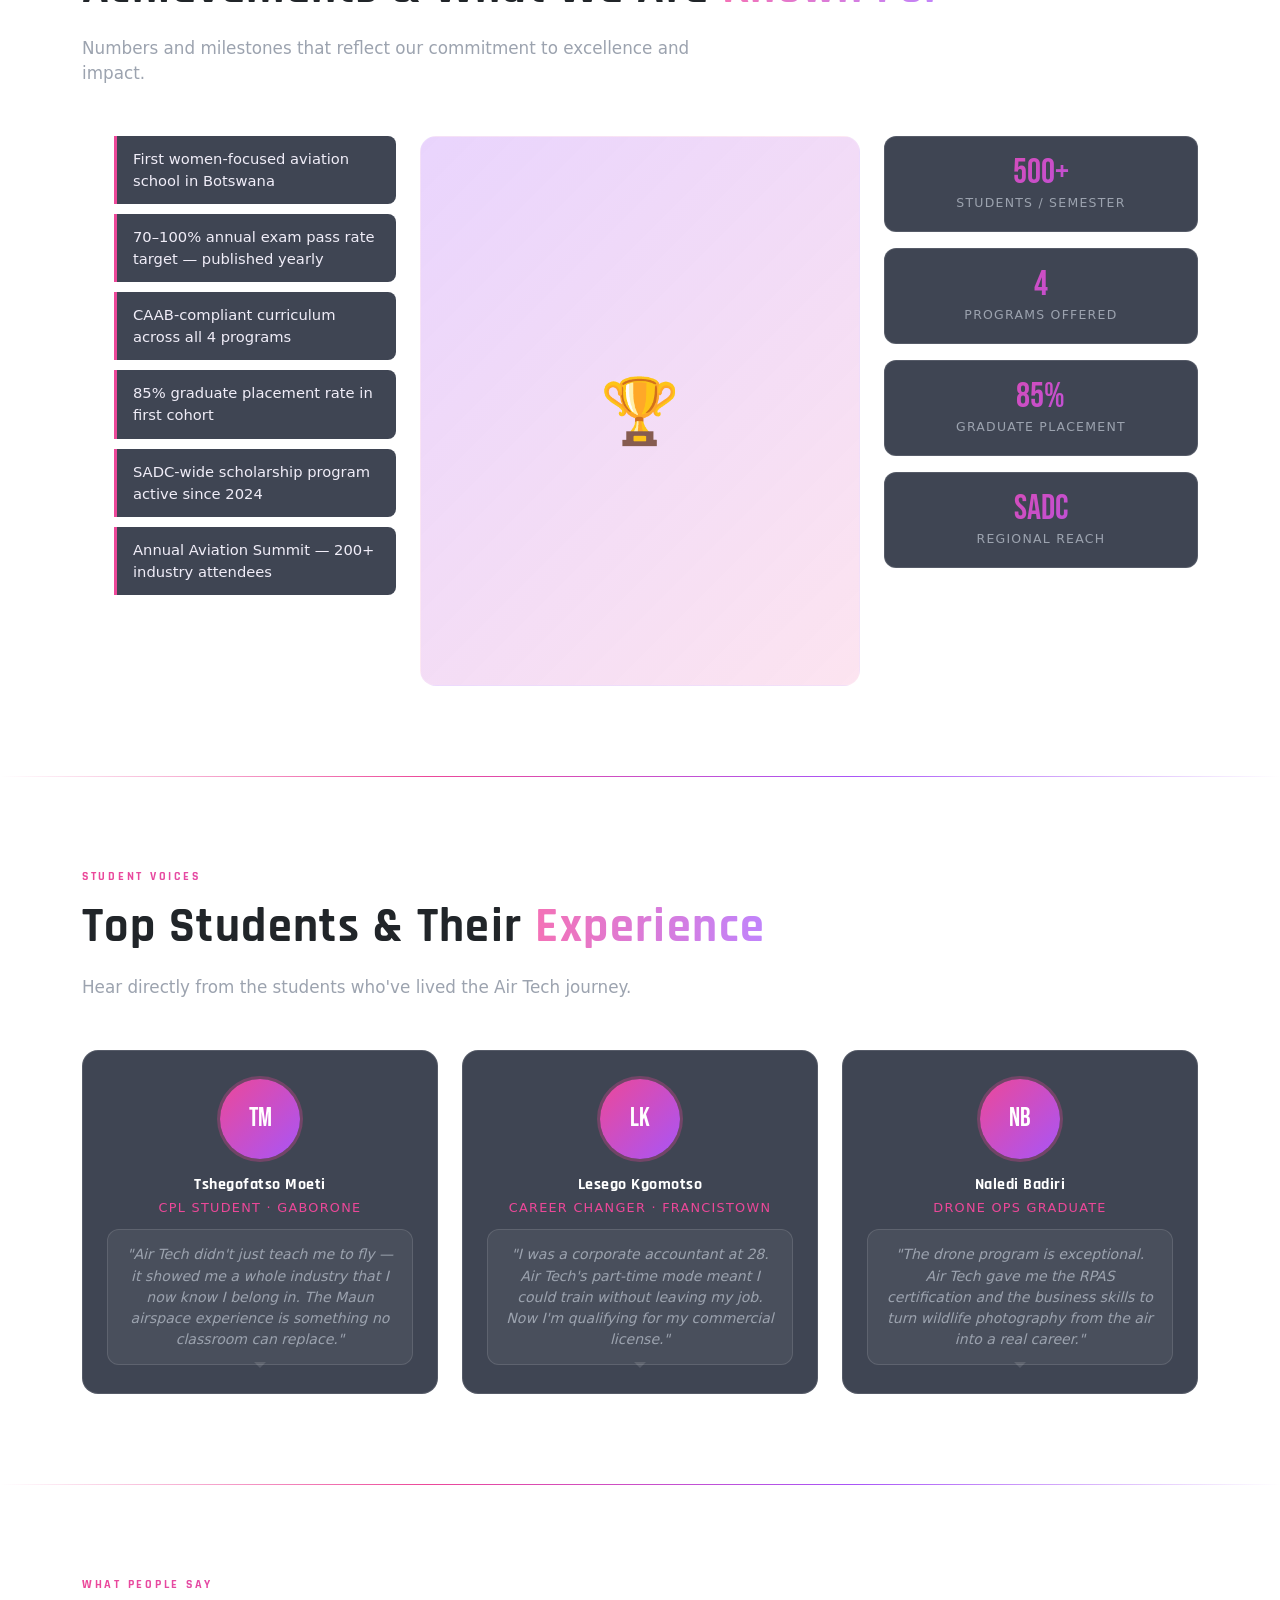
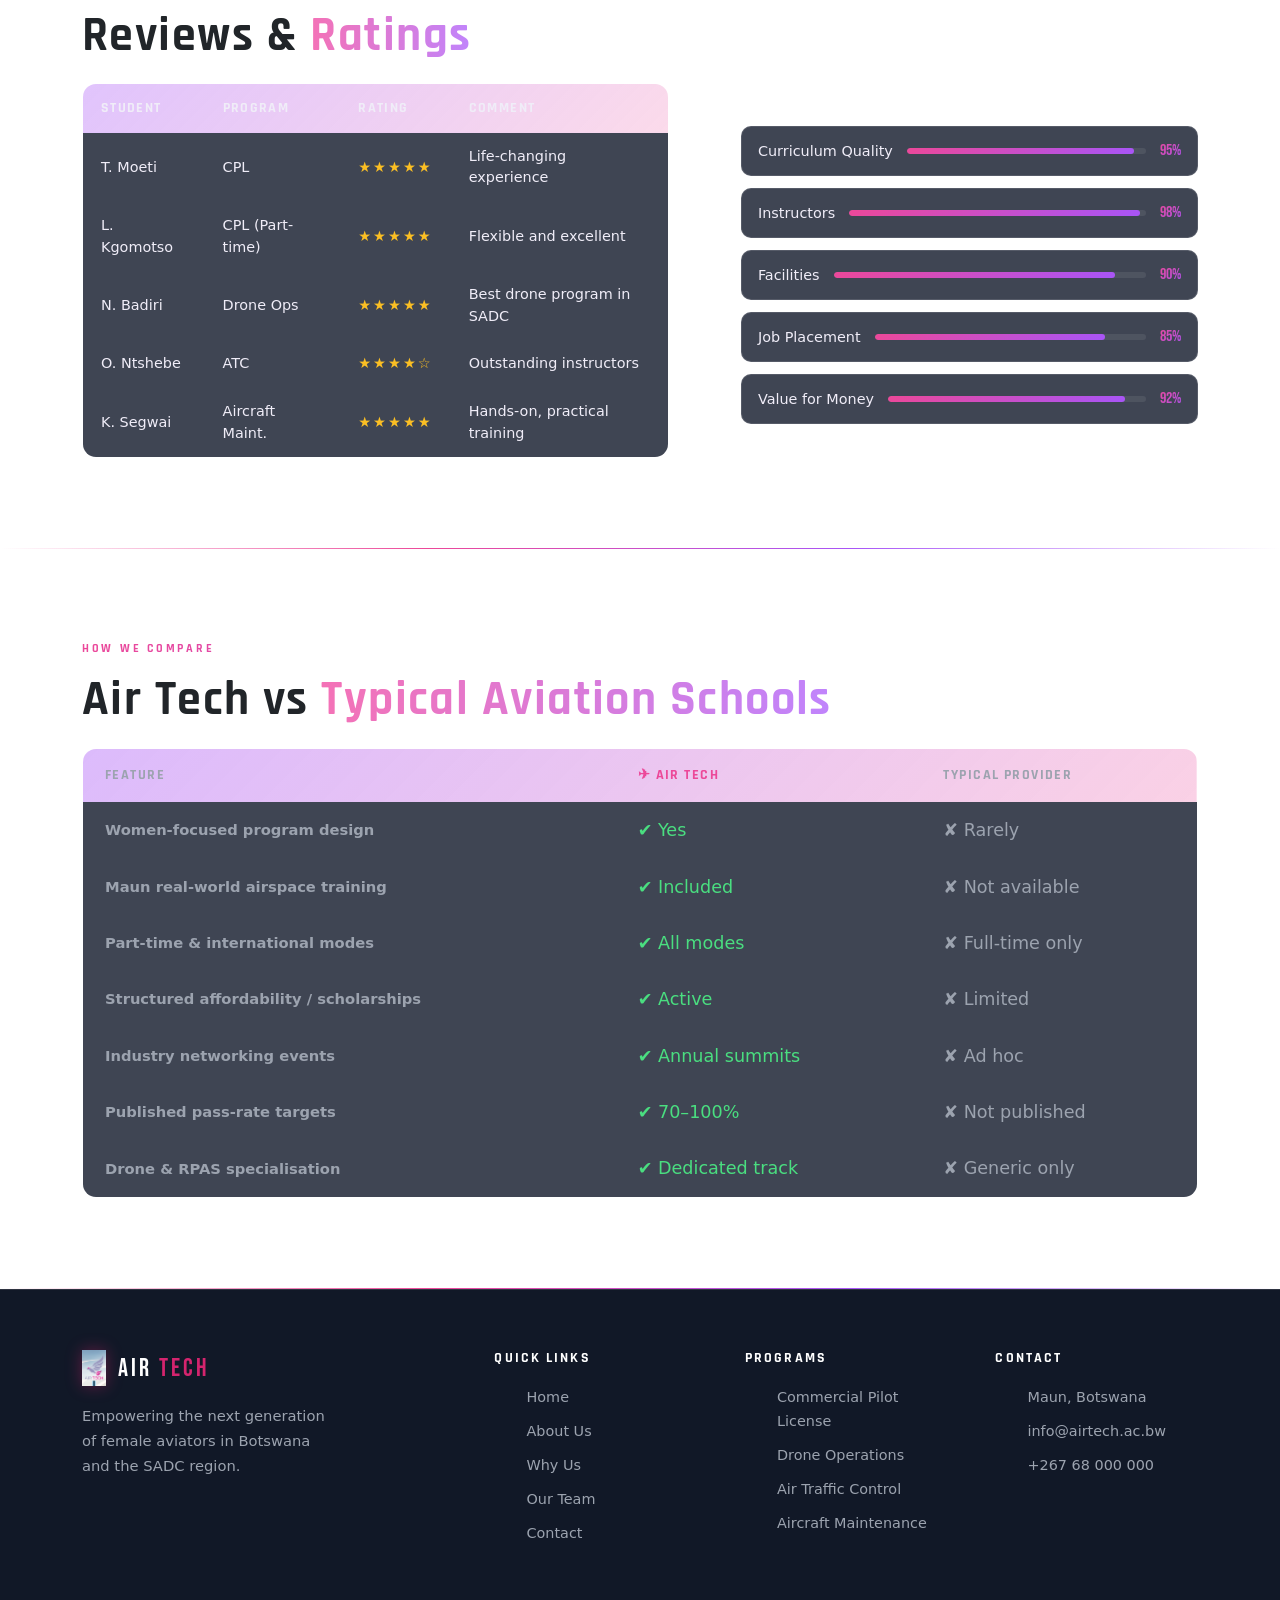
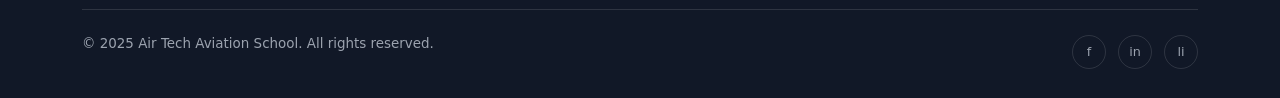
<file: whyus.html>
<!DOCTYPE html>
<html lang="en">
<head>
  <meta charset="UTF-8">
  <meta name="viewport" content="width=device-width, initial-scale=1.0">
  <title>Why Us | Air Tech Aviation School</title>
  <link rel="stylesheet" href="css/styles.css">
  <link href="https://cdn.jsdelivr.net/npm/bootstrap@5.3.0/dist/css/bootstrap.min.css" rel="stylesheet">
  <script src="https://cdn.jsdelivr.net/npm/bootstrap@5.3.0/dist/js/bootstrap.bundle.min.js"></script>
  <style>
    
    .company-grid {
      display: grid;
      grid-template-columns: 1fr 1fr;
      gap: 32px;
      margin-bottom: 40px;
    }
    .company-box {
      border-radius: 16px;
      overflow: hidden;
      position: relative;
    }
    .company-box-inner {
      padding: 36px 32px;
      display: flex;
      flex-direction: column;
      gap: 16px;
    }
    .company-box-img {
      width: 100%;
      aspect-ratio: 16/9;
      background: linear-gradient(135deg, rgba(168,85,247,0.3), rgba(236,72,153,0.2));
      border-radius: 12px;
      display: flex;
      align-items: center;
      justify-content: center;
      font-size: 3rem;
      margin-bottom: 8px;
    }
    .company-box h3 { font-size: 1.3rem; font-weight: 700; color: var(--white); margin-bottom: 8px; }
    .company-box p { color: var(--text-muted); font-size: 0.93rem; line-height: 1.7; }

    
    .achievements-layout {
      display: grid;
      grid-template-columns: 1fr 1.4fr 1fr;
      gap: 24px;
      align-items: start;
    }
    .achievement-list {
      list-style: none;
    }
    .achievement-list li {
      padding: 12px 16px;
      border-left: 3px solid var(--grad-pink);
      background: var(--card-bg);
      border-radius: 0 8px 8px 0;
      margin-bottom: 10px;
      color: var(--off-white);
      font-size: 0.92rem;
    }
    .achievement-img-box {
      border-radius: 16px;
      overflow: hidden;
      background: linear-gradient(135deg, rgba(168,85,247,0.25), rgba(236,72,153,0.15));
      border: 1px solid var(--glass-border);
      aspect-ratio: 4/5;
      display: flex;
      align-items: center;
      justify-content: center;
      font-size: 4rem;
    }
    .achievement-stat-col {
      display: flex;
      flex-direction: column;
      gap: 16px;
    }
    .achievement-stat-pill {
      background: var(--card-bg);
      border: 1px solid var(--glass-border);
      border-radius: 12px;
      padding: 18px 20px;
      text-align: center;
    }
    .achievement-stat-pill .big { font-family: 'Bebas Neue', sans-serif; font-size: 2.2rem; background: var(--grad-full); -webkit-background-clip: text; -webkit-text-fill-color: transparent; background-clip: text; line-height: 1; }
    .achievement-stat-pill .lbl { font-size: 0.78rem; color: var(--text-muted); text-transform: uppercase; letter-spacing: 0.1em; margin-top: 4px; }

    .students-grid {
      display: grid;
      grid-template-columns: repeat(3, 1fr);
      gap: 24px;
    }
    .student-card { padding: 28px 24px; text-align: center; }
    .student-avatar {
      width: 80px; height: 80px; border-radius: 50%; margin: 0 auto 16px;
      background: var(--grad-full);
      display: flex; align-items: center; justify-content: center;
      font-family: 'Bebas Neue', sans-serif; font-size: 1.6rem; color: white;
      box-shadow: 0 0 0 3px rgba(236,72,153,0.3);
    }
    .student-card h4 { font-size: 1rem; font-weight: 700; color: var(--white); margin-bottom: 4px; }
    .student-card .role { font-size: 0.8rem; color: var(--grad-pink); text-transform: uppercase; letter-spacing: 0.1em; margin-bottom: 12px; }
    .student-speech {
      background: rgba(255,255,255,0.05);
      border: 1px solid var(--glass-border);
      border-radius: 12px;
      padding: 14px 16px;
      color: var(--text-muted);
      font-size: 0.88rem;
      font-style: italic;
      position: relative;
    }
    .student-speech::after {
      content: '';
      position: absolute;
      bottom: -10px; left: 50%; transform: translateX(-50%);
      border: 6px solid transparent;
      border-top-color: var(--glass-border);
    }

    
    .reviews-layout {
      display: grid;
      grid-template-columns: 1.2fr 1fr;
      gap: 40px;
      align-items: start;
    }
    .reviews-table {
      width: 100%;
      border-collapse: separate;
      border-spacing: 0;
      border-radius: 14px;
      overflow: hidden;
      border: 1px solid var(--glass-border);
    }
    .reviews-table thead tr { background: linear-gradient(135deg, rgba(168,85,247,0.35), rgba(236,72,153,0.2)); }
    .reviews-table th { padding: 14px 18px; text-align: left; font-family: 'Rajdhani', sans-serif; font-size: 0.85rem; font-weight: 700; letter-spacing: 0.1em; text-transform: uppercase; color: var(--off-white); }
    .reviews-table tbody tr { background: var(--card-bg); border-bottom: 1px solid var(--glass-border); }
    .reviews-table tbody tr:hover { background: rgba(168,85,247,0.08); }
    .reviews-table td { padding: 13px 18px; font-size: 0.9rem; color: var(--off-white); }
    .stars { color: #fbbf24; letter-spacing: 2px; }
    .rates-list { list-style: none; display: flex; flex-direction: column; gap: 12px; margin-top: 8px; }
    .rates-list li { display: flex; justify-content: space-between; align-items: center; padding: 12px 16px; background: var(--card-bg); border: 1px solid var(--glass-border); border-radius: 10px; }
    .rates-list .rate-label { font-size: 0.9rem; color: var(--off-white); }
    .rates-list .rate-bar { flex: 1; margin: 0 14px; height: 6px; background: rgba(255,255,255,0.08); border-radius: 3px; overflow: hidden; }
    .rates-list .rate-fill { height: 100%; background: var(--grad-full); border-radius: 3px; }
    .rates-list .rate-pct { font-family: 'Bebas Neue', sans-serif; font-size: 1rem; background: var(--grad-full); -webkit-background-clip: text; -webkit-text-fill-color: transparent; background-clip: text; }

   
    .compare-wrap { overflow-x: auto; }
    .compare-table { width: 100%; border-collapse: separate; border-spacing: 0; border-radius: 14px; overflow: hidden; border: 1px solid var(--glass-border); min-width: 560px; }
    .compare-table thead tr { background: linear-gradient(135deg, rgba(168,85,247,0.4), rgba(236,72,153,0.25)); }
    .compare-table th { padding: 16px 22px; text-align: left; font-family: 'Rajdhani', sans-serif; font-size: 0.9rem; font-weight: 700; letter-spacing: 0.1em; text-transform: uppercase; }
    .compare-table th:first-child { color: var(--text-muted); }
    .compare-table th:nth-child(2) { color: var(--grad-pink); }
    .compare-table th:nth-child(3) { color: var(--text-muted); }
    .compare-table tbody tr { background: var(--card-bg); border-bottom: 1px solid var(--glass-border); transition: background 0.2s; }
    .compare-table tbody tr:hover { background: rgba(168,85,247,0.08); }
    .compare-table td { padding: 15px 22px; font-size: 0.92rem; color: var(--off-white); }
    .compare-table td:first-child { color: var(--text-muted); font-weight: 600; }
    .check { color: #4ade80; font-size: 1.1rem; }
    .cross { color: var(--text-muted); font-size: 1.1rem; }

    @media (max-width: 900px) {
      .company-grid { grid-template-columns: 1fr; }
      .achievements-layout { grid-template-columns: 1fr; }
      .students-grid { grid-template-columns: 1fr; }
      .reviews-layout { grid-template-columns: 1fr; }
    }
  </style>
</head>
<body>

  <div class="page-hero">
    <div class="container">
      <p class="section-label">The Air Tech Advantage</p>
      <h1>Why Come to <span style="color:var(--grad-pink)">Air Tech?</span></h1>
      <p>Botswana's first aviation school built specifically to empower women and aspiring aviators.</p>
    </div>
  </div>

  <!-- ══ Our Company ══ -->
  <section class="section">
    <div class="container">
      <p class="section-label">Who We Are</p>
      <h2 class="section-title">Our <span>Company</span></h2>
      <p class="section-desc">A pioneering force in Southern African aviation education, built from the ground up in Maun — the continent's charter flight capital.</p>

      <div class="company-grid">
        <div class="glass-card company-box">
          <div class="company-box-inner">
            <div class="company-box-img">✈️</div>
            <h3>World-Class Training Facility</h3>
            <p>Situated in Maun — which handles 69.6% of all charter movements in Botswana — our students train in real, active airspace daily. Our hangar, simulators, and classroom facilities are built to international CAAB standards.</p>
            <a href="about.html" class="btn btn-outline" style="width:fit-content;padding:10px 22px;font-size:0.88rem;">Learn More →</a>
          </div>
        </div>
        <div class="glass-card company-box">
          <div class="company-box-inner">
            <div class="company-box-img">👩‍✈️</div>
            <h3>Empowering Women in Aviation</h3>
            <p>Air Tech was founded to close the gender gap in Botswana's aviation sector. From scholarship pathways to flexible study modes designed for mothers and working women, every program is built with our students' lives in mind.</p>
            <a href="team.html" class="btn btn-outline" style="width:fit-content;padding:10px 22px;font-size:0.88rem;">Meet Our Team →</a>
          </div>
        </div>
      </div>

      <div style="text-align:center;margin-top:12px;">
        <a href="contact.html" class="btn btn-primary">✈ Book a Discovery Flight</a>
      </div>
    </div>
  </section>

  <div class="divider"></div>

  <!-- ══ Achievements ══ -->
  <section class="section">
    <div class="container">
      <p class="section-label">Track Record</p>
      <h2 class="section-title">Achievements &amp; What We Are <span>Known For</span></h2>
      <p class="section-desc">Numbers and milestones that reflect our commitment to excellence and impact.</p>

      <div class="achievements-layout">
        <div>
          <ul class="achievement-list">
            <li>First women-focused aviation school in Botswana</li>
            <li>70–100% annual exam pass rate target — published yearly</li>
            <li>CAAB-compliant curriculum across all 4 programs</li>
            <li>85% graduate placement rate in first cohort</li>
            <li>SADC-wide scholarship program active since 2024</li>
            <li>Annual Aviation Summit — 200+ industry attendees</li>
          </ul>
        </div>
        <div class="achievement-img-box">🏆</div>
        <div class="achievement-stat-col">
          <div class="achievement-stat-pill">
            <div class="big">500+</div>
            <div class="lbl">Students / Semester</div>
          </div>
          <div class="achievement-stat-pill">
            <div class="big">4</div>
            <div class="lbl">Programs Offered</div>
          </div>
          <div class="achievement-stat-pill">
            <div class="big">85%</div>
            <div class="lbl">Graduate Placement</div>
          </div>
          <div class="achievement-stat-pill">
            <div class="big">SADC</div>
            <div class="lbl">Regional Reach</div>
          </div>
        </div>
      </div>
    </div>
  </section>

  <div class="divider"></div>

  <!-- ══ Top Students ══ -->
  <section class="section">
    <div class="container">
      <p class="section-label">Student Voices</p>
      <h2 class="section-title">Top Students &amp; Their <span>Experience</span></h2>
      <p class="section-desc">Hear directly from the students who've lived the Air Tech journey.</p>

      <div class="students-grid">
        <div class="glass-card student-card">
          <div class="student-avatar">TM</div>
          <h4>Tshegofatso Moeti</h4>
          <p class="role">CPL Student · Gaborone</p>
          <div class="student-speech">
            "Air Tech didn't just teach me to fly — it showed me a whole industry that I now know I belong in. The Maun airspace experience is something no classroom can replace."
          </div>
        </div>
        <div class="glass-card student-card">
          <div class="student-avatar">LK</div>
          <h4>Lesego Kgomotso</h4>
          <p class="role">Career Changer · Francistown</p>
          <div class="student-speech">
            "I was a corporate accountant at 28. Air Tech's part-time mode meant I could train without leaving my job. Now I'm qualifying for my commercial license."
          </div>
        </div>
        <div class="glass-card student-card">
          <div class="student-avatar">NB</div>
          <h4>Naledi Badiri</h4>
          <p class="role">Drone Ops Graduate</p>
          <div class="student-speech">
            "The drone program is exceptional. Air Tech gave me the RPAS certification and the business skills to turn wildlife photography from the air into a real career."
          </div>
        </div>
      </div>
    </div>
  </section>

  <div class="divider"></div>

  <!-- ══ Reviews & Ratings ══ -->
  <section class="section">
    <div class="container">
      <p class="section-label">What People Say</p>
      <h2 class="section-title">Reviews &amp; <span>Ratings</span></h2>

      <div class="reviews-layout">
        <div>
          <table class="reviews-table">
            <thead>
              <tr>
                <th>Student</th>
                <th>Program</th>
                <th>Rating</th>
                <th>Comment</th>
              </tr>
            </thead>
            <tbody>
              <tr>
                <td>T. Moeti</td>
                <td>CPL</td>
                <td><span class="stars">★★★★★</span></td>
                <td>Life-changing experience</td>
              </tr>
              <tr>
                <td>L. Kgomotso</td>
                <td>CPL (Part-time)</td>
                <td><span class="stars">★★★★★</span></td>
                <td>Flexible and excellent</td>
              </tr>
              <tr>
                <td>N. Badiri</td>
                <td>Drone Ops</td>
                <td><span class="stars">★★★★★</span></td>
                <td>Best drone program in SADC</td>
              </tr>
              <tr>
                <td>O. Ntshebe</td>
                <td>ATC</td>
                <td><span class="stars">★★★★☆</span></td>
                <td>Outstanding instructors</td>
              </tr>
              <tr>
                <td>K. Segwai</td>
                <td>Aircraft Maint.</td>
                <td><span class="stars">★★★★★</span></td>
                <td>Hands-on, practical training</td>
              </tr>
            </tbody>
          </table>
        </div>
        <div>
          <h3 style="font-size:1.2rem;font-weight:700;margin-bottom:20px;color:var(--white);">Overall Rates</h3>
          <ul class="rates-list">
            <li>
              <span class="rate-label">Curriculum Quality</span>
              <div class="rate-bar"><div class="rate-fill" style="width:95%"></div></div>
              <span class="rate-pct">95%</span>
            </li>
            <li>
              <span class="rate-label">Instructors</span>
              <div class="rate-bar"><div class="rate-fill" style="width:98%"></div></div>
              <span class="rate-pct">98%</span>
            </li>
            <li>
              <span class="rate-label">Facilities</span>
              <div class="rate-bar"><div class="rate-fill" style="width:90%"></div></div>
              <span class="rate-pct">90%</span>
            </li>
            <li>
              <span class="rate-label">Job Placement</span>
              <div class="rate-bar"><div class="rate-fill" style="width:85%"></div></div>
              <span class="rate-pct">85%</span>
            </li>
            <li>
              <span class="rate-label">Value for Money</span>
              <div class="rate-bar"><div class="rate-fill" style="width:92%"></div></div>
              <span class="rate-pct">92%</span>
            </li>
          </ul>
        </div>
      </div>
    </div>
  </section>

  <div class="divider"></div>

 
  <section class="section">
    <div class="container">
      <p class="section-label">How We Compare</p>
      <h2 class="section-title">Air Tech vs <span>Typical Aviation Schools</span></h2>
      <div class="compare-wrap">
        <table class="compare-table">
          <thead>
            <tr>
              <th>Feature</th>
              <th>✈ Air Tech</th>
              <th>Typical Provider</th>
            </tr>
          </thead>
          <tbody>
            <tr><td>Women-focused program design</td><td><span class="check">✔ Yes</span></td><td><span class="cross">✘ Rarely</span></td></tr>
            <tr><td>Maun real-world airspace training</td><td><span class="check">✔ Included</span></td><td><span class="cross">✘ Not available</span></td></tr>
            <tr><td>Part-time &amp; international modes</td><td><span class="check">✔ All modes</span></td><td><span class="cross">✘ Full-time only</span></td></tr>
            <tr><td>Structured affordability / scholarships</td><td><span class="check">✔ Active</span></td><td><span class="cross">✘ Limited</span></td></tr>
            <tr><td>Industry networking events</td><td><span class="check">✔ Annual summits</span></td><td><span class="cross">✘ Ad hoc</span></td></tr>
            <tr><td>Published pass-rate targets</td><td><span class="check">✔ 70–100%</span></td><td><span class="cross">✘ Not published</span></td></tr>
            <tr><td>Drone &amp; RPAS specialisation</td><td><span class="check">✔ Dedicated track</span></td><td><span class="cross">✘ Generic only</span></td></tr>
          </tbody>
        </table>
      </div>
    </div>
  </section>
  <script src="js/shared-nav.js"></script>
</body>
</html>
</file>
<file: css/styles.css>
@import url('https://fonts.googleapis.com/css2?family=Bebas+Neue&family=DM+Sans:wght@300;400;500;600&family=Rajdhani:wght@400;500;600;700&display=swap');


:root {
  --deep-space:    #0a0c14;
  --midnight:      #111827;
  --slate:         #1e2535;
  --purple-core:   #6b4e9e;
  --purple-light:  #9b7fd4;
  --magenta:       #d4246e;
  --magenta-glow:  #ff3d8b;
  --sky-blue:      #5bb8f5;
  --white:         #ffffff;
  --off-white:     #f0edf8;
  --text-muted:    #9ca3af;
  --glass-bg:      rgba(255,255,255,0.06);
  --glass-border:  rgba(255,255,255,0.12);
  --card-bg:       rgba(30, 37, 53, 0.85);
}

*, *::before, *::after { box-sizing: border-box; margin: 0; padding: 0; }

html { scroll-behavior: smooth; }

body {
  font-family: 'DM Sans', sans-serif;
  background-color: var(--deep-space);
  color: var(--off-white);
  display: flex;
  flex-direction: column;
  min-height: 100vh;
  line-height: 1.7;
  overflow-x: hidden;
  margin: 0;
}

main { flex: 1;
       position: relative;
       z-index: 1;}

footer { background: var(--midnight); 
  border-top: 1px solid var(--glass-border);
   padding: 60px 0 28px;
    position: relative; 
    z-index: 1;
  margin-top: auto; }

body::before {
  content: '';
  position: fixed;
  inset: 0;
  background:
    radial-gradient(ellipse 80% 50% at 20% 20%, rgba(107,78,158,0.18) 0%, transparent 60%),
    radial-gradient(ellipse 60% 40% at 80% 80%, rgba(212,36,110,0.12) 0%, transparent 55%),
    radial-gradient(ellipse 40% 60% at 60% 10%, rgba(91,184,245,0.08) 0%, transparent 50%);
  pointer-events: none;
  z-index: 0;
}


h1, h2, h3, h4 {
  font-family: 'Rajdhani', sans-serif;
  letter-spacing: 0.03em;
  line-height: 1.15;
}

.display-title {
  font-family: 'Bebas Neue', sans-serif;
  letter-spacing: 0.08em;
}


.container {
  width: 92%;
  max-width: 1200px;
  margin: 0 auto;
  position: relative;
  z-index: 1;
}

.section { padding: 90px 0; }
.section-sm { padding: 55px 0; }

.section-label {
  font-family: 'Rajdhani', sans-serif;
  font-size: 0.78rem;
  font-weight: 700;
  letter-spacing: 0.22em;
  text-transform: uppercase;
  color: var(--magenta);
  margin-bottom: 14px;
}

.section-title {
  font-size: clamp(1.9rem, 4vw, 3rem);
  font-weight: 700;
  margin-bottom: 18px;
}

.section-title span { color: var(--purple-light); }

.section-desc {
  font-size: 1.05rem;
  color: var(--text-muted);
  max-width: 620px;
  margin-bottom: 50px;
}


header {
  position: sticky;
  top: 0;
  z-index: 100;
  background: rgba(10,12,20,0.88);
  backdrop-filter: blur(18px);
  -webkit-backdrop-filter: blur(18px);
  border-bottom: 1px solid var(--glass-border);
  padding: 0;
}

.header-inner {
  display: flex;
  align-items: center;
  justify-content: space-between;
  height: 72px;
  max-width: 1200px;
  margin: 0 auto;
  padding: 0 5%;
}

.logo-wrap {
  display: flex;
  align-items: center;
  gap: 12px;
  text-decoration: none;
}

.logo-wrap img {
  height: 44px;
  width: auto;
  filter: drop-shadow(0 0 8px rgba(212,36,110,0.4));
}

.logo-text {
  font-family: 'Bebas Neue', sans-serif;
  font-size: 1.55rem;
  letter-spacing: 0.12em;
  color: var(--white);
}

.logo-text span { color: var(--magenta); }

nav {
  display: flex;
  align-items: center;
  gap: 6px;
}

nav a {
  color: var(--text-muted);
  text-decoration: none;
  font-family: 'Rajdhani', sans-serif;
  font-size: 0.95rem;
  font-weight: 600;
  letter-spacing: 0.08em;
  text-transform: uppercase;
  padding: 8px 14px;
  border-radius: 6px;
  transition: color 0.25s, background 0.25s;
}

nav a:hover,
nav a.active {
  color: var(--white);
  background: var(--glass-bg);
}

nav a.active { color: var(--magenta); }

.nav-cta {
  background: var(--magenta) !important;
  color: var(--white) !important;
  padding: 8px 20px !important;
  border-radius: 6px !important;
  margin-left: 10px;
  transition: background 0.25s, transform 0.2s !important;
}

.nav-cta:hover {
  background: var(--magenta-glow) !important;
  transform: translateY(-1px) !important;
}


.hamburger {
  display: none;
  flex-direction: column;
  gap: 5px;
  cursor: pointer;
  background: none;
  border: none;
  padding: 6px;
}

.hamburger span {
  display: block;
  height: 2px;
  width: 24px;
  background: var(--white);
  border-radius: 2px;
  transition: all 0.3s;
}


.divider {
  height: 1px;
  background: linear-gradient(90deg, transparent, var(--purple-core), transparent);
  margin: 0;
}


.btn {
  display: inline-flex;
  align-items: center;
  gap: 8px;
  padding: 14px 32px;
  border-radius: 8px;
  font-family: 'Rajdhani', sans-serif;
  font-weight: 700;
  font-size: 1rem;
  letter-spacing: 0.1em;
  text-transform: uppercase;
  text-decoration: none;
  cursor: pointer;
  transition: all 0.3s;
  border: none;
}

.btn-primary {
  background: var(--magenta);
  color: var(--white);
  box-shadow: 0 4px 20px rgba(212,36,110,0.35);
}

.btn-primary:hover {
  background: var(--magenta-glow);
  transform: translateY(-2px);
  box-shadow: 0 8px 28px rgba(212,36,110,0.5);
}

.btn-outline {
  background: transparent;
  color: var(--white);
  border: 2px solid var(--glass-border);
}

.btn-outline:hover {
  border-color: var(--purple-light);
  color: var(--purple-light);
  transform: translateY(-2px);
}

.glass-card {
  background: var(--card-bg);
  border: 1px solid var(--glass-border);
  border-radius: 16px;
  backdrop-filter: blur(12px);
  -webkit-backdrop-filter: blur(12px);
  overflow: hidden;
  transition: transform 0.35s, box-shadow 0.35s, border-color 0.35s;
}

.glass-card:hover {
  transform: translateY(-6px);
  border-color: rgba(107,78,158,0.45);
  box-shadow: 0 20px 50px rgba(107,78,158,0.2);
}


.stat-row {
  display: flex;
  flex-wrap: wrap;
  gap: 28px;
  margin-top: 40px;
}

.stat-item { text-align: left; }

.stat-num {
  font-family: 'Bebas Neue', sans-serif;
  font-size: 2.6rem;
  color: var(--magenta);
  letter-spacing: 0.04em;
  line-height: 1;
}

.stat-label {
  font-size: 0.82rem;
  color: var(--text-muted);
  text-transform: uppercase;
  letter-spacing: 0.1em;
}


.accent-bar {
  display: inline-block;
  width: 48px;
  height: 4px;
  background: linear-gradient(90deg, var(--magenta), var(--purple-light));
  border-radius: 2px;
  margin-bottom: 22px;
}


.tag {
  display: inline-block;
  padding: 4px 12px;
  border-radius: 20px;
  font-size: 0.78rem;
  font-family: 'Rajdhani', sans-serif;
  font-weight: 600;
  letter-spacing: 0.08em;
  text-transform: uppercase;
}

.tag-purple { background: rgba(107,78,158,0.25); color: var(--purple-light); border: 1px solid rgba(107,78,158,0.4); }
.tag-magenta { background: rgba(212,36,110,0.2); color: var(--magenta-glow); border: 1px solid rgba(212,36,110,0.35); }
.tag-sky { background: rgba(91,184,245,0.15); color: var(--sky-blue); border: 1px solid rgba(91,184,245,0.3); }


.form-group {
  margin-bottom: 22px;
}

.form-group label {
  display: block;
  font-family: 'Rajdhani', sans-serif;
  font-weight: 600;
  font-size: 0.9rem;
  letter-spacing: 0.07em;
  text-transform: uppercase;
  color: var(--text-muted);
  margin-bottom: 8px;
}

.form-group input,
.form-group select,
.form-group textarea {
  width: 100%;
  background: rgba(255,255,255,0.05);
  border: 1px solid var(--glass-border);
  border-radius: 8px;
  padding: 13px 16px;
  color: var(--white);
  font-family: 'DM Sans', sans-serif;
  font-size: 0.95rem;
  transition: border-color 0.25s, box-shadow 0.25s;
  outline: none;
}

.form-group input:focus,
.form-group select:focus,
.form-group textarea:focus {
  border-color: var(--purple-light);
  box-shadow: 0 0 0 3px rgba(107,78,158,0.2);
}

.form-group input::placeholder,
.form-group textarea::placeholder { color: rgba(255,255,255,0.28); }

.form-group select option { background: var(--midnight); }


.form-group input:invalid:not(:placeholder-shown),
.form-group select:invalid,
.form-group textarea:invalid:not(:placeholder-shown) {
  border-color: rgba(212,36,110,0.6);
}

.form-group input:valid:not(:placeholder-shown) {
  border-color: rgba(91,184,245,0.5);
}


.page-hero {
  padding: 70px 0 55px;
  text-align: center;
  position: relative;
}

.page-hero::after {
  content: '';
  position: absolute;
  bottom: 0;
  left: 50%;
  transform: translateX(-50%);
  width: 80px;
  height: 3px;
  background: linear-gradient(90deg, var(--magenta), var(--purple-light));
  border-radius: 2px;
}

.page-hero h1 {
  font-size: clamp(2.4rem, 6vw, 4.5rem);
  font-family: 'Bebas Neue', sans-serif;
  letter-spacing: 0.1em;
  margin-bottom: 16px;
}

.page-hero p {
  font-size: 1.1rem;
  color: var(--text-muted);
  max-width: 580px;
  margin: 0 auto;
}


footer {
  background: var(--midnight);
  border-top: 1px solid var(--glass-border);
  padding: 60px 0 28px;
  position: relative;
  z-index: 1;
}

.footer-grid {
  display: grid;
  grid-template-columns: 1.8fr 1fr 1fr 1fr;
  gap: 48px;
  margin-bottom: 48px;
}

.footer-brand .logo-wrap { margin-bottom: 16px; }

.footer-brand p {
  color: var(--text-muted);
  font-size: 0.92rem;
  line-height: 1.7;
  max-width: 260px;
}

.footer-col h4 {
  font-family: 'Rajdhani', sans-serif;
  font-weight: 700;
  font-size: 0.88rem;
  letter-spacing: 0.15em;
  text-transform: uppercase;
  color: var(--white);
  margin-bottom: 18px;
}

.footer-col ul { list-style: none; }

.footer-col ul li { margin-bottom: 10px; }

.footer-col ul li a {
  color: var(--text-muted);
  text-decoration: none;
  font-size: 0.9rem;
  transition: color 0.2s;
}

.footer-col ul li a:hover { color: var(--purple-light); }

.footer-bottom {
  border-top: 1px solid var(--glass-border);
  padding-top: 24px;
  display: flex;
  justify-content: space-between;
  align-items: center;
  flex-wrap: wrap;
  gap: 12px;
}

.footer-bottom p {
  color: var(--text-muted);
  font-size: 0.84rem;
}

.footer-socials {
  display: flex;
  gap: 12px;
}

.social-link {
  width: 34px;
  height: 34px;
  border-radius: 50%;
  border: 1px solid var(--glass-border);
  display: flex;
  align-items: center;
  justify-content: center;
  color: var(--text-muted);
  text-decoration: none;
  font-size: 0.8rem;
  transition: border-color 0.2s, color 0.2s;
}

.social-link:hover {
  border-color: var(--magenta);
  color: var(--magenta);
}


@media (max-width: 900px) {
  .footer-grid { grid-template-columns: 1fr 1fr; }
}

@media (max-width: 768px) {
  .hamburger { display: flex; }

  nav {
    display: none;
    flex-direction: column;
    position: absolute;
    top: 72px;
    left: 0; right: 0;
    background: rgba(10,12,20,0.97);
    border-bottom: 1px solid var(--glass-border);
    padding: 16px 5%;
    gap: 2px;
  }

  nav.open { display: flex; }

  nav a { padding: 12px 16px; width: 100%; }

  .nav-cta { margin-left: 0; }

  .footer-grid { grid-template-columns: 1fr; gap: 32px; }

  .footer-bottom { flex-direction: column; text-align: center; }

  .section { padding: 60px 0; }
}

@media (max-width: 480px) {
  .stat-row { gap: 20px; }
  .btn { padding: 12px 24px; font-size: 0.9rem; }
}




:root {
  --grad-pink:        #ec4899;
  --grad-pink-light:  #f472b6;
  --grad-purple:      #a855f7;
  --grad-purple-light:#c084fc;
  --grad-full: linear-gradient(135deg, var(--grad-pink) 0%, var(--grad-purple) 100%);
  --grad-soft: linear-gradient(135deg, var(--grad-pink-light) 0%, var(--grad-purple-light) 100%);
  --grad-radial: radial-gradient(ellipse at top left, rgba(236,72,153,0.25) 0%, rgba(168,85,247,0.15) 60%, transparent 100%);
}

body::before {
  background:
    radial-gradient(ellipse 75% 55% at 15% 15%, rgba(236,72,153,0.22) 0%, transparent 60%),
    radial-gradient(ellipse 60% 45% at 85% 85%, rgba(168,85,247,0.18) 0%, transparent 55%),
    radial-gradient(ellipse 40% 60% at 55% 5%,  rgba(244,114,182,0.1) 0%, transparent 50%);
}


.btn-primary {
  background: var(--grad-full) !important;
  box-shadow: 0 4px 22px rgba(236,72,153,0.4) !important;
  border: none !important;
}
.btn-primary:hover {
  background: linear-gradient(135deg, var(--grad-pink-light) 0%, var(--grad-purple) 100%) !important;
  box-shadow: 0 8px 30px rgba(236,72,153,0.55) !important;
  filter: brightness(1.08);
}


.nav-cta {
  background: var(--grad-full) !important;
  box-shadow: 0 2px 14px rgba(236,72,153,0.35) !important;
}
.nav-cta:hover {
  background: linear-gradient(135deg, #f472b6 0%, #9333ea 100%) !important;
  filter: brightness(1.1) !important;
}


.stat-num {
  background: var(--grad-full);
  -webkit-background-clip: text;
  -webkit-text-fill-color: transparent;
  background-clip: text;
}


.section-label {
  background: var(--grad-full);
  -webkit-background-clip: text;
  -webkit-text-fill-color: transparent;
  background-clip: text;
}


.section-title span {
  background: linear-gradient(90deg, var(--grad-pink-light), var(--grad-purple-light));
  -webkit-background-clip: text;
  -webkit-text-fill-color: transparent;
  background-clip: text;
}


.accent-bar {
  background: var(--grad-full) !important;
}


.page-hero::after {
  background: var(--grad-full) !important;
}


.divider {
  background: linear-gradient(90deg, transparent, var(--grad-pink), var(--grad-purple), transparent) !important;
}


.glass-card:hover {
  border-color: rgba(236,72,153,0.4) !important;
  box-shadow: 0 20px 50px rgba(236,72,153,0.18) !important;
}


.tag-magenta {
  background: rgba(236,72,153,0.18) !important;
  color: var(--grad-pink-light) !important;
  border-color: rgba(236,72,153,0.38) !important;
}
.tag-purple {
  background: rgba(168,85,247,0.18) !important;
  color: var(--grad-purple-light) !important;
  border-color: rgba(168,85,247,0.38) !important;
}


.social-link:hover {
  border-color: var(--grad-pink) !important;
  color: var(--grad-pink) !important;
}


.form-group input:focus,
.form-group select:focus,
.form-group textarea:focus {
  border-color: var(--grad-pink-light) !important;
  box-shadow: 0 0 0 3px rgba(236,72,153,0.2) !important;
}


.cta-banner {
  background: var(--grad-full) !important;
}



.floating-plane-wrap {
  position: fixed;
  bottom: 14vh;
  right: -30px;
  width: clamp(180px, 22vw, 300px);
  z-index: 50;
  pointer-events: none;
  filter: drop-shadow(0 0 18px rgba(236,72,153,0.45))
          drop-shadow(0 0 40px rgba(168,85,247,0.3));
  animation: planeFly 14s ease-in-out infinite;
  transform-origin: center center;
}

.floating-plane {
  width: 100%;
  height: auto;
  display: block;
}

.plane-glow {
  position: absolute;
  bottom: -10px;
  left: 10%;
  width: 80%;
  height: 20px;
  border-radius: 50%;
  background: radial-gradient(ellipse, rgba(236,72,153,0.35) 0%, transparent 70%);
  filter: blur(8px);
  animation: glowPulse 4s ease-in-out infinite;
}

@keyframes planeFly {
  0%   { transform: translateY(0px)   rotate(-2deg); }
  20%  { transform: translateY(-18px) rotate(0deg);  }
  40%  { transform: translateY(-8px)  rotate(-1deg); }
  60%  { transform: translateY(-22px) rotate(1deg);  }
  80%  { transform: translateY(-10px) rotate(-0.5deg); }
  100% { transform: translateY(0px)   rotate(-2deg); }
}

@keyframes glowPulse {
  0%, 100% { opacity: 0.5; transform: scaleX(1); }
  50%       { opacity: 0.9; transform: scaleX(1.2); }
}


@media (max-width: 768px) {
  .floating-plane-wrap {
    width: 130px;
    bottom: 10vh;
    right: -10px;
  }
}
</file>
